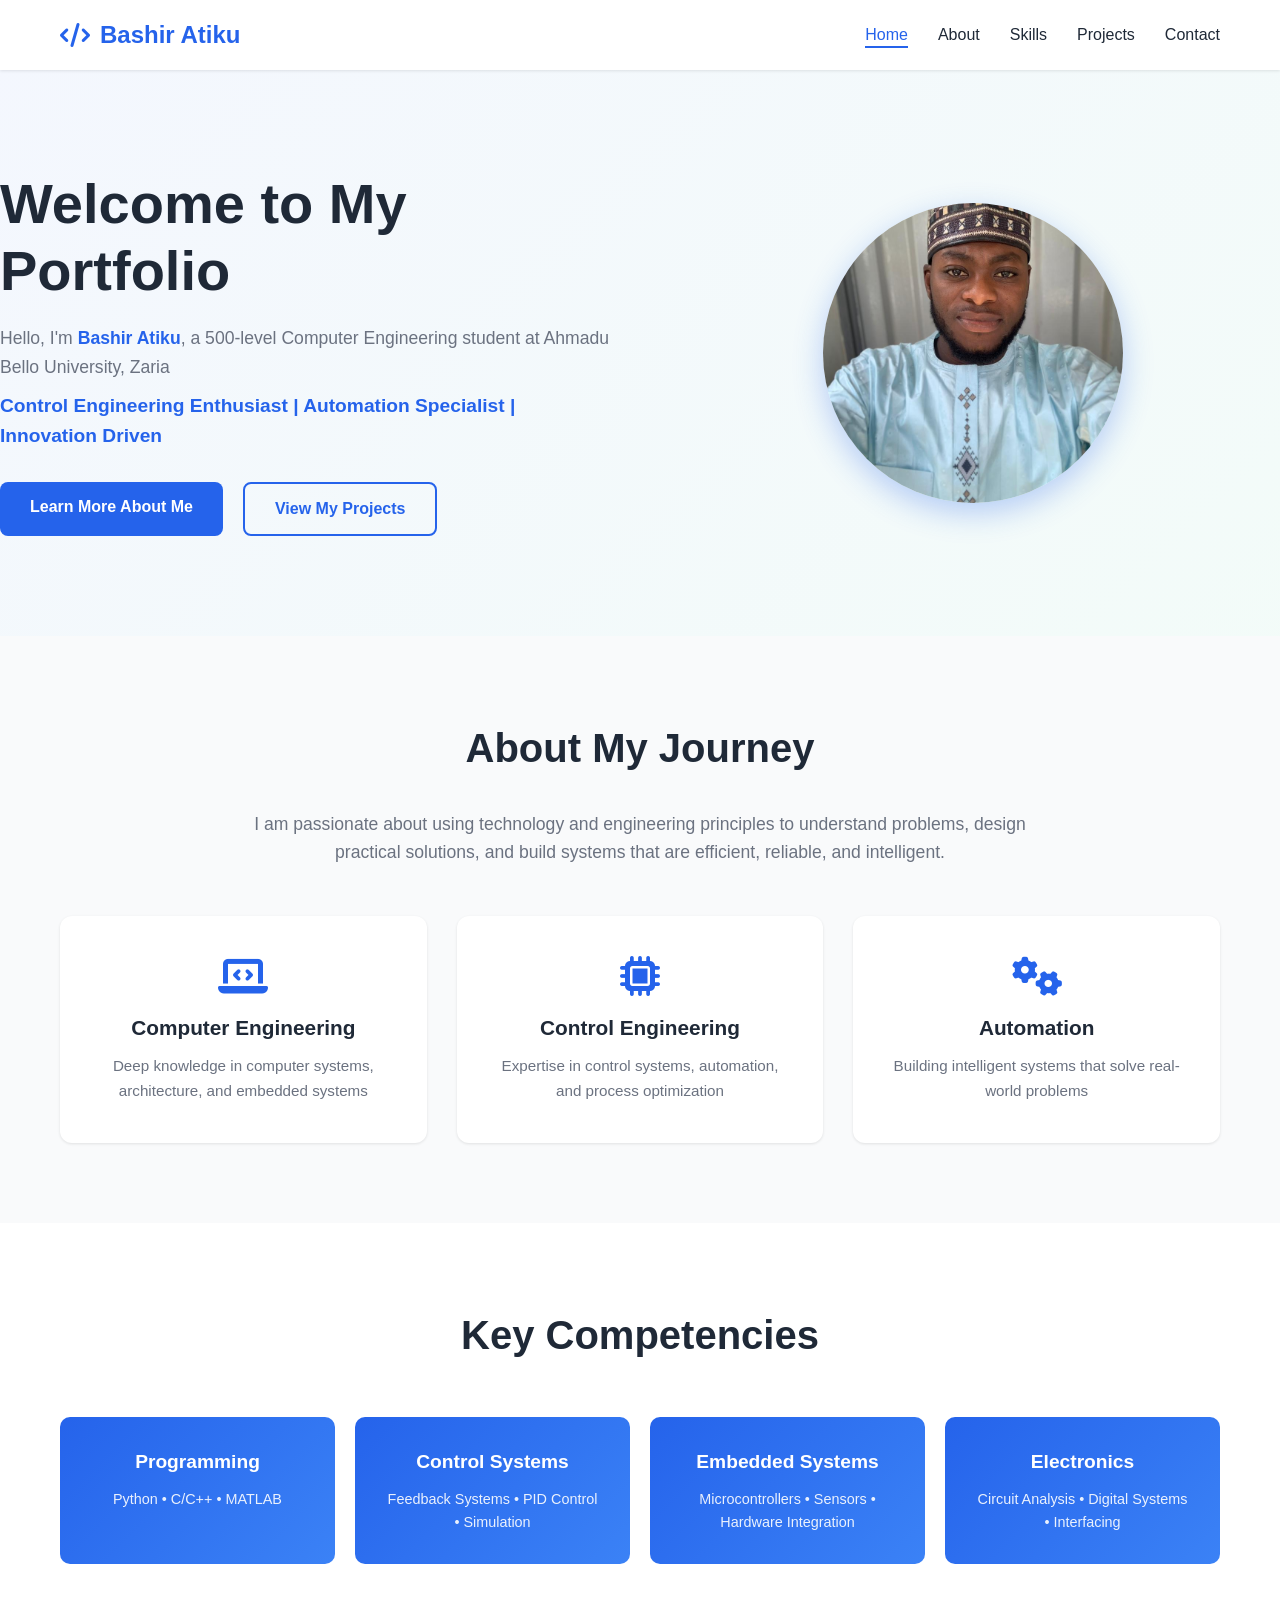
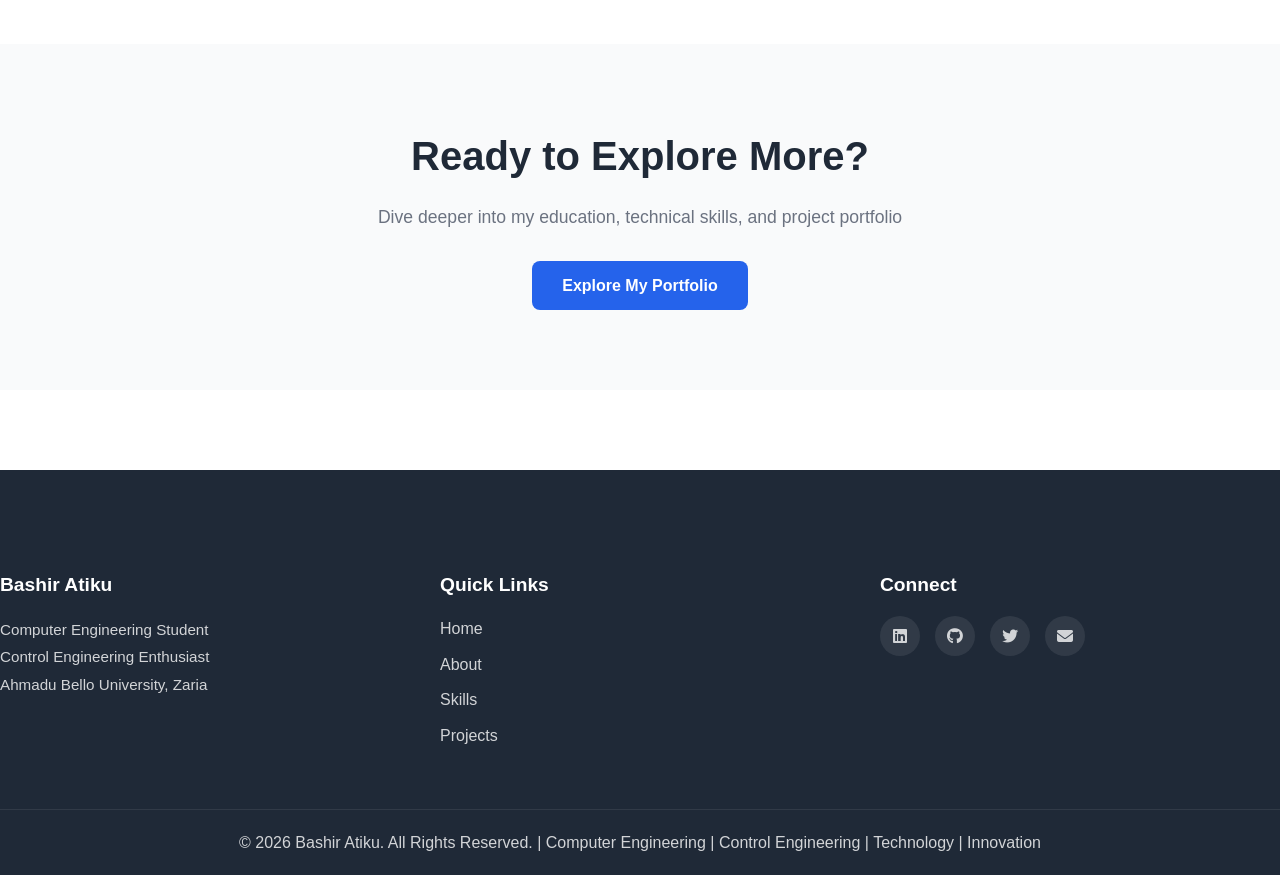
<file: index.html>
<!DOCTYPE html>
<html lang="en">
<head>
    <meta charset="UTF-8">
    <meta name="viewport" content="width=device-width, initial-scale=1.0">
    <title>Bashir Atiku - Computer Engineering Portfolio</title>
    <link rel="stylesheet" href="styles.css">
    <link rel="stylesheet" href="https://cdnjs.cloudflare.com/ajax/libs/font-awesome/6.4.0/css/all.min.css">
</head>
<body>
    <!-- Navigation -->
    <nav class="navbar">
        <div class="nav-container">
            <div class="logo">
                <a href="index.html"><i class="fas fa-code"></i> Bashir Atiku</a>
            </div>
            <ul class="nav-menu">
                <li><a href="index.html" class="nav-link active">Home</a></li>
                <li><a href="about.html" class="nav-link">About</a></li>
                <li><a href="skills.html" class="nav-link">Skills</a></li>
                <li><a href="projects.html" class="nav-link">Projects</a></li>
                <li><a href="contact.html" class="nav-link">Contact</a></li>
            </ul>
            <div class="hamburger">
                <span></span>
                <span></span>
                <span></span>
            </div>
        </div>
    </nav>

    <!-- Hero Section -->
    <section class="hero">
        <div class="hero-content">
            <h1>Welcome to My Portfolio</h1>
            <p>Hello, I'm <span class="highlight">Bashir Atiku</span>, a 500-level Computer Engineering student at Ahmadu Bello University, Zaria</p>
            <p class="subtitle">Control Engineering Enthusiast | Automation Specialist | Innovation Driven</p>
            <div class="hero-buttons">
                <a href="about.html" class="btn btn-primary">Learn More About Me</a>
                <a href="projects.html" class="btn btn-secondary">View My Projects</a>
            </div>
        </div>
        <div class="hero-image">
            <img src="1.jpeg" alt="Bashir Atiku" style="width: 300px; height: 300px; border-radius: 50%; object-fit: cover; box-shadow: 0 10px 30px rgba(37, 99, 235, 0.3);" />
        </div>
    </section>

    <!-- Quick Introduction -->
    <section class="intro-section">
        <div class="container">
            <h2>About My Journey</h2>
            <p>I am passionate about using technology and engineering principles to understand problems, design practical solutions, and build systems that are efficient, reliable, and intelligent.</p>
            
            <div class="intro-grid">
                <div class="intro-card">
                    <i class="fas fa-laptop-code"></i>
                    <h3>Computer Engineering</h3>
                    <p>Deep knowledge in computer systems, architecture, and embedded systems</p>
                </div>
                <div class="intro-card">
                    <i class="fas fa-microchip"></i>
                    <h3>Control Engineering</h3>
                    <p>Expertise in control systems, automation, and process optimization</p>
                </div>
                <div class="intro-card">
                    <i class="fas fa-cogs"></i>
                    <h3>Automation</h3>
                    <p>Building intelligent systems that solve real-world problems</p>
                </div>
            </div>
        </div>
    </section>

    <!-- Key Highlights -->
    <section class="highlights-section">
        <div class="container">
            <h2>Key Competencies</h2>
            <div class="highlights-grid">
                <div class="highlight-item">
                    <h4>Programming</h4>
                    <p>Python • C/C++ • MATLAB</p>
                </div>
                <div class="highlight-item">
                    <h4>Control Systems</h4>
                    <p>Feedback Systems • PID Control • Simulation</p>
                </div>
                <div class="highlight-item">
                    <h4>Embedded Systems</h4>
                    <p>Microcontrollers • Sensors • Hardware Integration</p>
                </div>
                <div class="highlight-item">
                    <h4>Electronics</h4>
                    <p>Circuit Analysis • Digital Systems • Interfacing</p>
                </div>
            </div>
        </div>
    </section>

    <!-- Call to Action -->
    <section class="cta-section">
        <div class="container">
            <h2>Ready to Explore More?</h2>
            <p>Dive deeper into my education, technical skills, and project portfolio</p>
            <a href="about.html" class="btn btn-primary">Explore My Portfolio</a>
        </div>
    </section>

    <!-- Footer -->
    <footer class="footer">
        <div class="footer-content">
            <div class="footer-section">
                <h4>Bashir Atiku</h4>
                <p>Computer Engineering Student<br>Control Engineering Enthusiast<br>Ahmadu Bello University, Zaria</p>
            </div>
            <div class="footer-section">
                <h4>Quick Links</h4>
                <ul>
                    <li><a href="index.html">Home</a></li>
                    <li><a href="about.html">About</a></li>
                    <li><a href="skills.html">Skills</a></li>
                    <li><a href="projects.html">Projects</a></li>
                </ul>
            </div>
            <div class="footer-section">
                <h4>Connect</h4>
                <div class="social-links">
                    <a href="#"><i class="fab fa-linkedin"></i></a>
                    <a href="#"><i class="fab fa-github"></i></a>
                    <a href="#"><i class="fab fa-twitter"></i></a>
                    <a href="contact.html"><i class="fas fa-envelope"></i></a>
                </div>
            </div>
        </div>
        <div class="footer-bottom">
            <p>&copy; 2026 Bashir Atiku. All Rights Reserved. | Computer Engineering | Control Engineering | Technology | Innovation</p>
        </div>
    </footer>
</body>
</html>
</file>
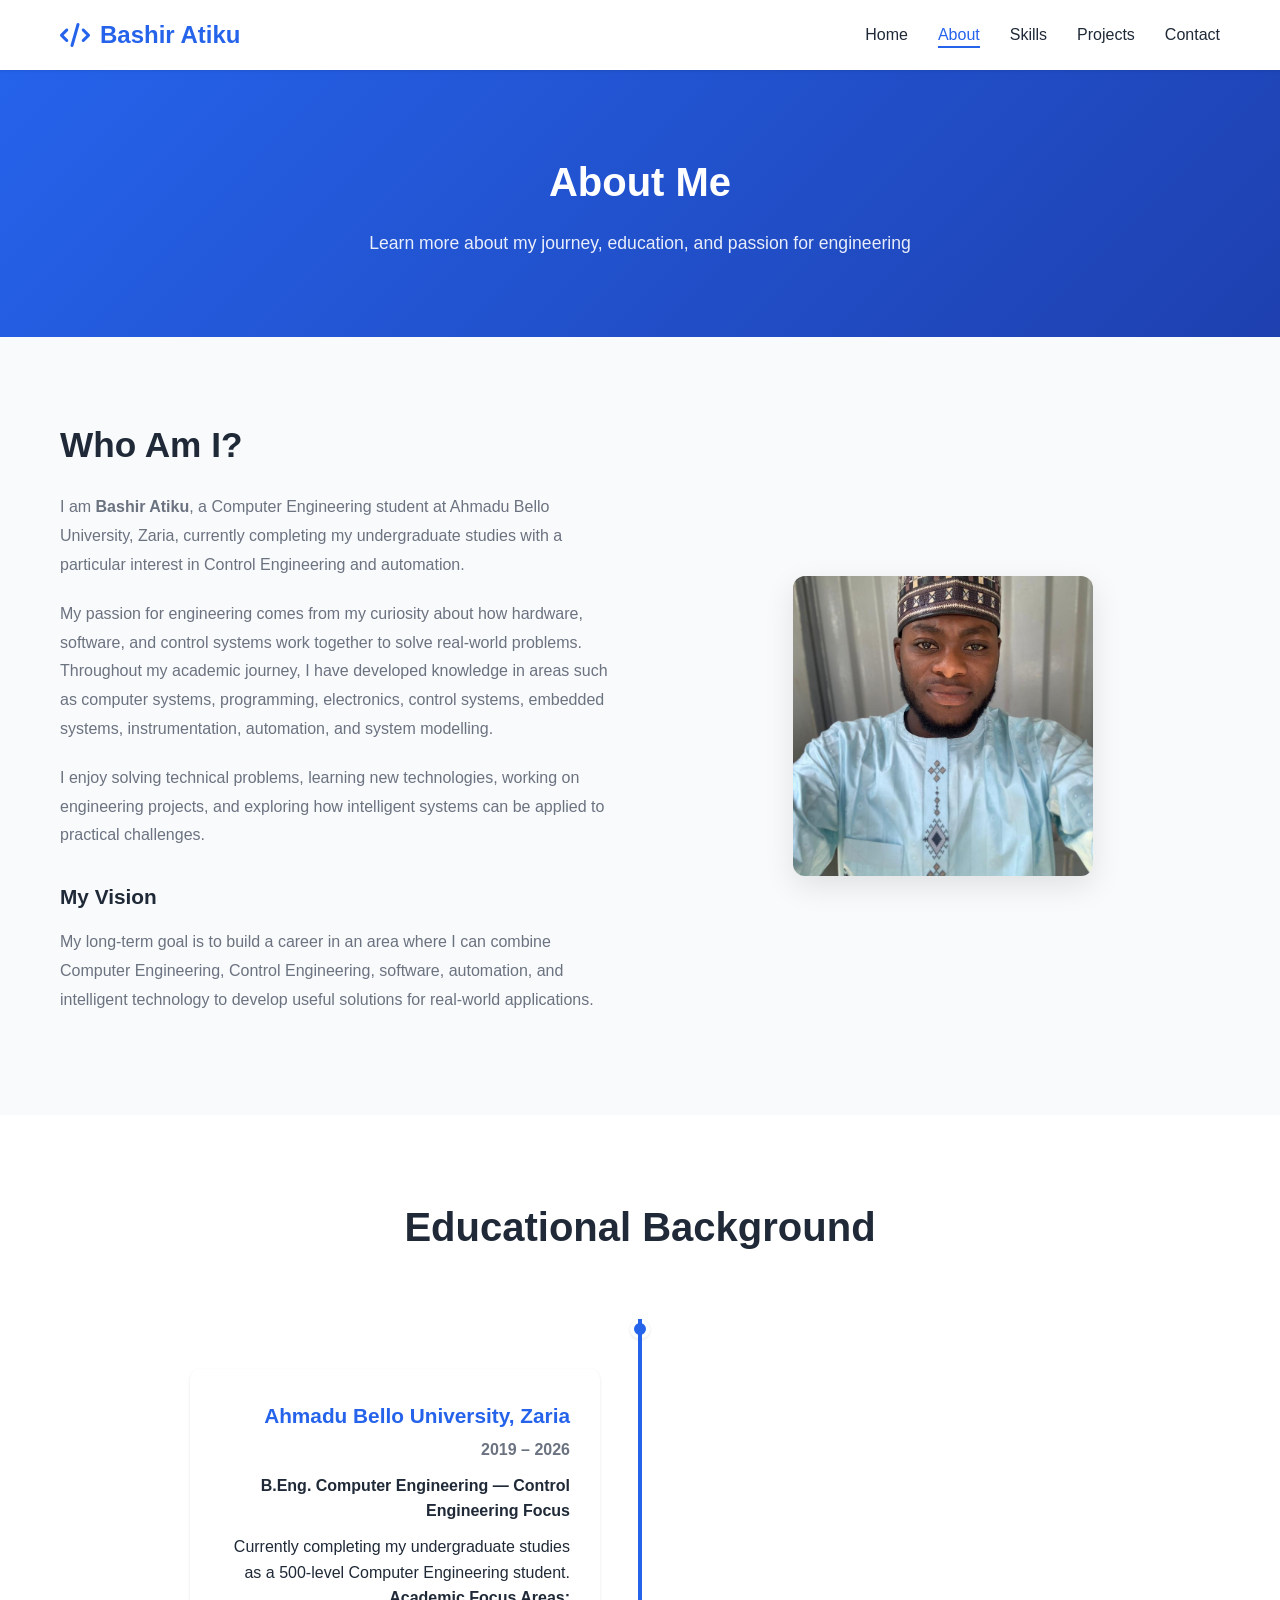
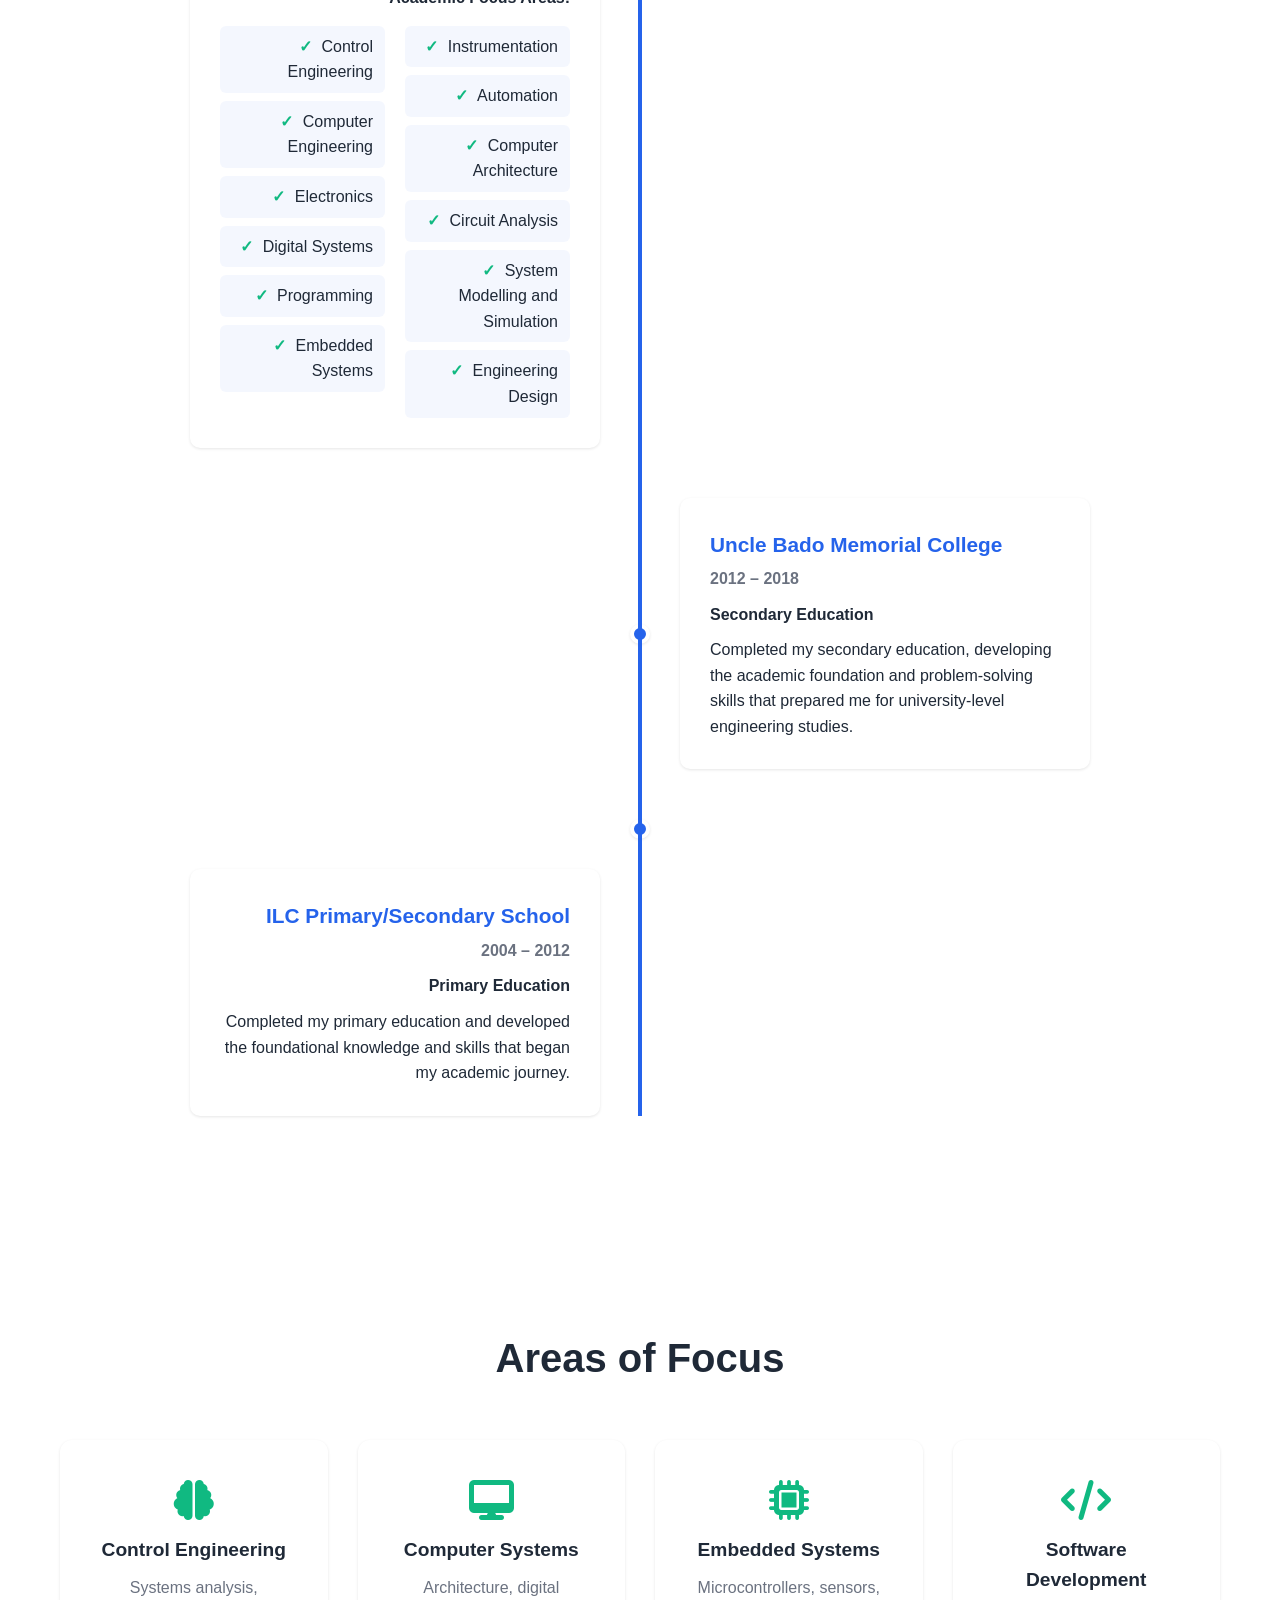
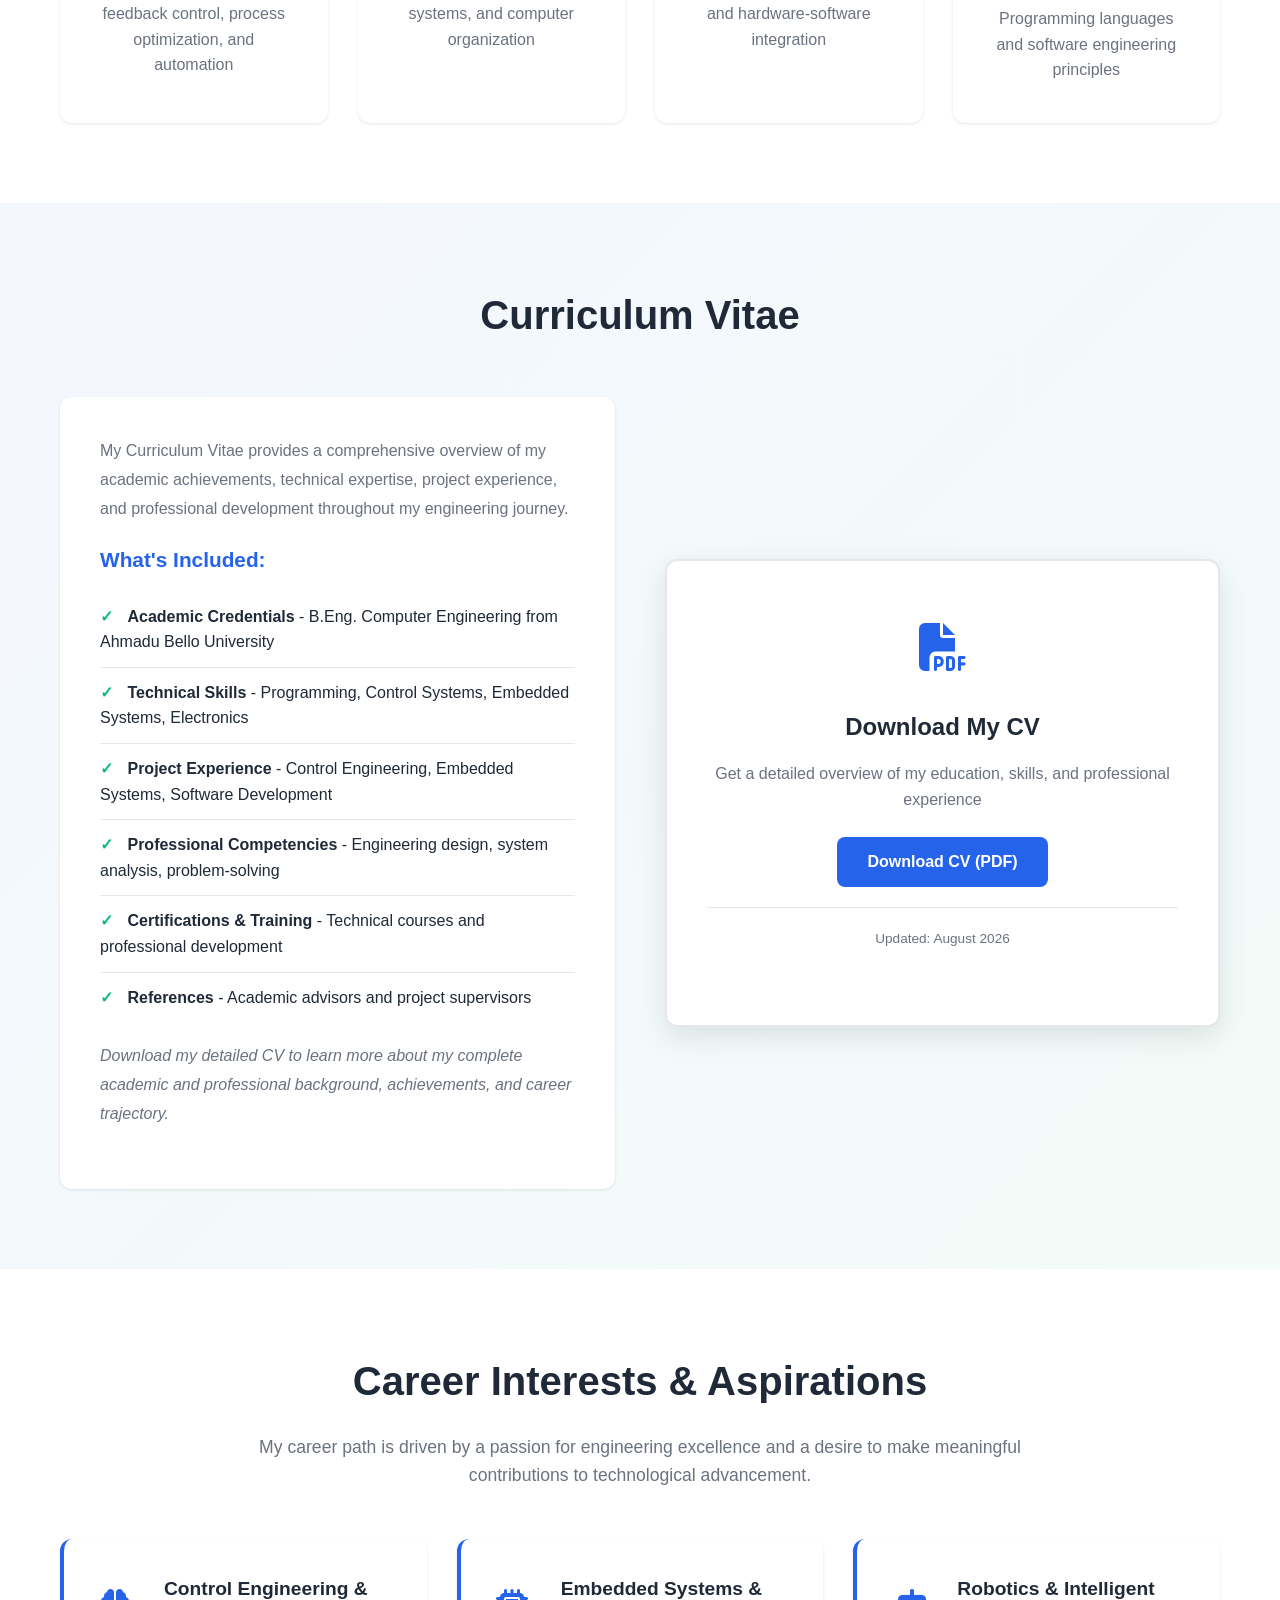
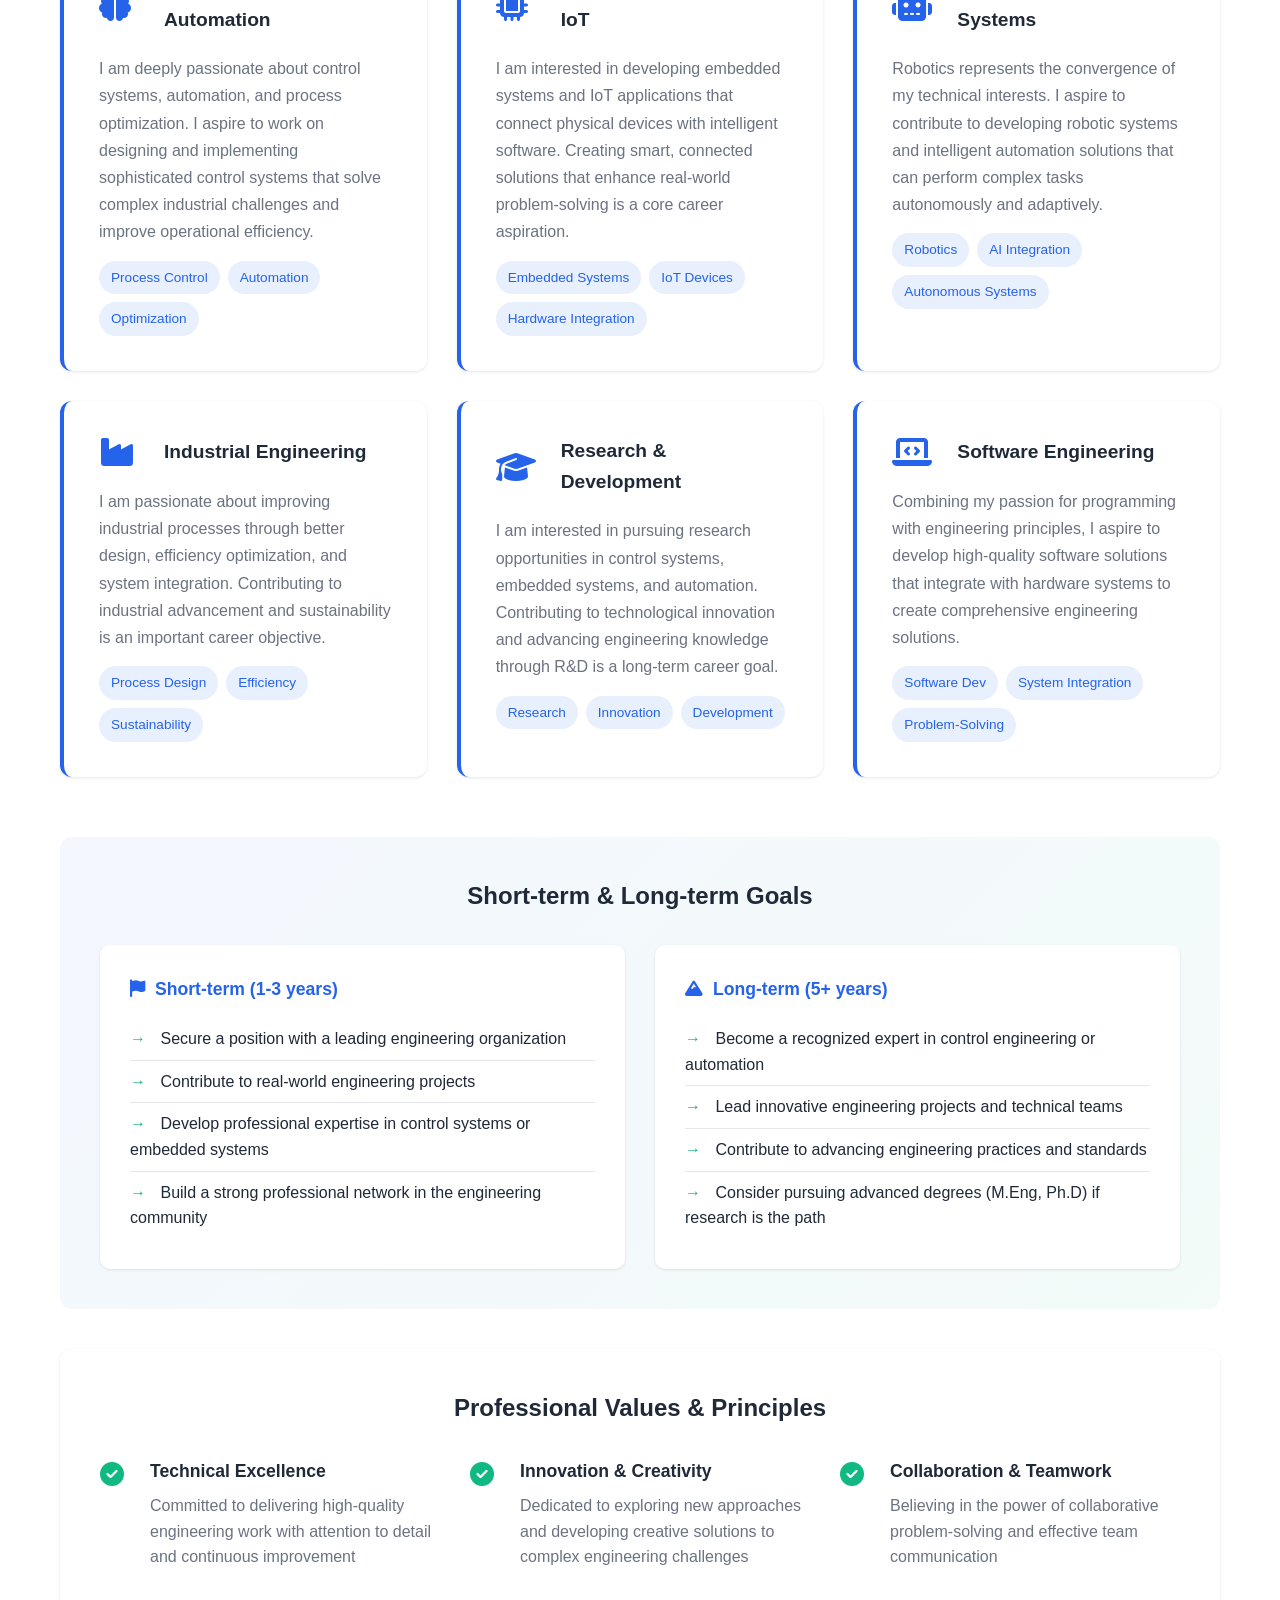
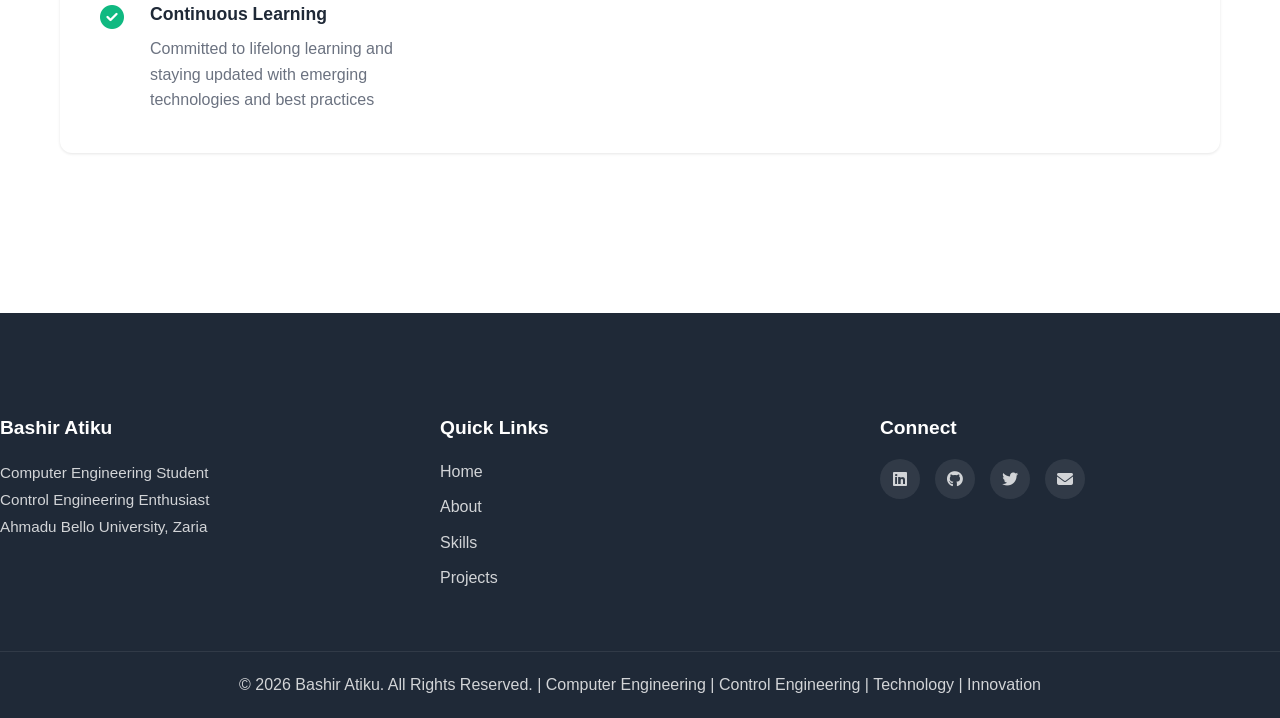
<file: about.html>
<!DOCTYPE html>
<html lang="en">
<head>
    <meta charset="UTF-8">
    <meta name="viewport" content="width=device-width, initial-scale=1.0">
    <title>About Me - Bashir Atiku Portfolio</title>
    <link rel="stylesheet" href="styles.css">
    <link rel="stylesheet" href="https://cdnjs.cloudflare.com/ajax/libs/font-awesome/6.4.0/css/all.min.css">
</head>
<body>
    <!-- Navigation -->
    <nav class="navbar">
        <div class="nav-container">
            <div class="logo">
                <a href="index.html"><i class="fas fa-code"></i> Bashir Atiku</a>
            </div>
            <ul class="nav-menu">
                <li><a href="index.html" class="nav-link">Home</a></li>
                <li><a href="about.html" class="nav-link active">About</a></li>
                <li><a href="skills.html" class="nav-link">Skills</a></li>
                <li><a href="projects.html" class="nav-link">Projects</a></li>
                <li><a href="contact.html" class="nav-link">Contact</a></li>
            </ul>
            <div class="hamburger">
                <span></span>
                <span></span>
                <span></span>
            </div>
        </div>
    </nav>

    <!-- Page Header -->
    <section class="page-header">
        <div class="container">
            <h1>About Me</h1>
            <p>Learn more about my journey, education, and passion for engineering</p>
        </div>
    </section>

    <!-- About Section -->
    <section class="about-section">
        <div class="container">
            <div class="about-grid">
                <div class="about-content">
                    <h2>Who Am I?</h2>
                    <p>I am <strong>Bashir Atiku</strong>, a Computer Engineering student at Ahmadu Bello University, Zaria, currently completing my undergraduate studies with a particular interest in Control Engineering and automation.</p>
                    
                    <p>My passion for engineering comes from my curiosity about how hardware, software, and control systems work together to solve real-world problems. Throughout my academic journey, I have developed knowledge in areas such as computer systems, programming, electronics, control systems, embedded systems, instrumentation, automation, and system modelling.</p>
                    
                    <p>I enjoy solving technical problems, learning new technologies, working on engineering projects, and exploring how intelligent systems can be applied to practical challenges.</p>
                    
                    <h3>My Vision</h3>
                    <p>My long-term goal is to build a career in an area where I can combine Computer Engineering, Control Engineering, software, automation, and intelligent technology to develop useful solutions for real-world applications.</p>
                </div>
                <div class="about-image">
                    <img src="1.jpeg" alt="Bashir Atiku" style="width: 300px; height: 300px; border-radius: 12px; object-fit: cover; box-shadow: 0 10px 30px rgba(0, 0, 0, 0.1);" />
                </div>
            </div>
        </div>
    </section>

    <!-- Education Timeline -->
    <section class="education-section">
        <div class="container">
            <h2>Educational Background</h2>
            
            <div class="timeline">
                <div class="timeline-item">
                    <div class="timeline-marker"></div>
                    <div class="timeline-content">
                        <h3>Ahmadu Bello University, Zaria</h3>
                        <p class="period">2019 – 2026</p>
                        <p class="degree"><strong>B.Eng. Computer Engineering — Control Engineering Focus</strong></p>
                        <p>Currently completing my undergraduate studies as a 500-level Computer Engineering student.</p>
                        <p><strong>Academic Focus Areas:</strong></p>
                        <ul class="skills-list">
                            <li>Control Engineering</li>
                            <li>Computer Engineering</li>
                            <li>Electronics</li>
                            <li>Digital Systems</li>
                            <li>Programming</li>
                            <li>Embedded Systems</li>
                            <li>Instrumentation</li>
                            <li>Automation</li>
                            <li>Computer Architecture</li>
                            <li>Circuit Analysis</li>
                            <li>System Modelling and Simulation</li>
                            <li>Engineering Design</li>
                        </ul>
                    </div>
                </div>

                <div class="timeline-item">
                    <div class="timeline-marker"></div>
                    <div class="timeline-content">
                        <h3>Uncle Bado Memorial College</h3>
                        <p class="period">2012 – 2018</p>
                        <p class="degree"><strong>Secondary Education</strong></p>
                        <p>Completed my secondary education, developing the academic foundation and problem-solving skills that prepared me for university-level engineering studies.</p>
                    </div>
                </div>

                <div class="timeline-item">
                    <div class="timeline-marker"></div>
                    <div class="timeline-content">
                        <h3>ILC Primary/Secondary School</h3>
                        <p class="period">2004 – 2012</p>
                        <p class="degree"><strong>Primary Education</strong></p>
                        <p>Completed my primary education and developed the foundational knowledge and skills that began my academic journey.</p>
                    </div>
                </div>
            </div>
        </div>
    </section>

    <!-- Areas of Focus -->
    <section class="focus-section">
        <div class="container">
            <h2>Areas of Focus</h2>
            <div class="focus-grid">
                <div class="focus-card">
                    <i class="fas fa-brain"></i>
                    <h3>Control Engineering</h3>
                    <p>Systems analysis, feedback control, process optimization, and automation</p>
                </div>
                <div class="focus-card">
                    <i class="fas fa-desktop"></i>
                    <h3>Computer Systems</h3>
                    <p>Architecture, digital systems, and computer organization</p>
                </div>
                <div class="focus-card">
                    <i class="fas fa-microchip"></i>
                    <h3>Embedded Systems</h3>
                    <p>Microcontrollers, sensors, and hardware-software integration</p>
                </div>
                <div class="focus-card">
                    <i class="fas fa-code"></i>
                    <h3>Software Development</h3>
                    <p>Programming languages and software engineering principles</p>
                </div>
            </div>
        </div>
    </section>

    <!-- CV Section -->
    <section class="cv-section">
        <div class="container">
            <h2>Curriculum Vitae</h2>
            <div class="cv-grid">
                <div class="cv-content">
                    <p>My Curriculum Vitae provides a comprehensive overview of my academic achievements, technical expertise, project experience, and professional development throughout my engineering journey.</p>
                    
                    <h3>What's Included:</h3>
                    <ul class="cv-highlights">
                        <li><strong>Academic Credentials</strong> - B.Eng. Computer Engineering from Ahmadu Bello University</li>
                        <li><strong>Technical Skills</strong> - Programming, Control Systems, Embedded Systems, Electronics</li>
                        <li><strong>Project Experience</strong> - Control Engineering, Embedded Systems, Software Development</li>
                        <li><strong>Professional Competencies</strong> - Engineering design, system analysis, problem-solving</li>
                        <li><strong>Certifications & Training</strong> - Technical courses and professional development</li>
                        <li><strong>References</strong> - Academic advisors and project supervisors</li>
                    </ul>

                    <p style="margin-top: 20px; font-style: italic; color: #6b7280;">Download my detailed CV to learn more about my complete academic and professional background, achievements, and career trajectory.</p>
                </div>
                <div class="cv-download">
                    <div class="cv-card">
                        <div class="cv-icon">
                            <i class="fas fa-file-pdf"></i>
                        </div>
                        <h3>Download My CV</h3>
                        <p>Get a detailed overview of my education, skills, and professional experience</p>
                        <a href="Bashir_Atiku_CV.pdf" class="btn btn-primary" download>Download CV (PDF)</a>
                        <p class="cv-note">Updated: August 2026</p>
                    </div>
                </div>
            </div>
        </div>
    </section>

    <!-- Career Interests Section -->
    <section class="career-section">
        <div class="container">
            <h2>Career Interests & Aspirations</h2>
            <p class="section-intro">My career path is driven by a passion for engineering excellence and a desire to make meaningful contributions to technological advancement.</p>
            
            <div class="career-grid">
                <div class="career-card">
                    <div class="career-header">
                        <i class="fas fa-brain"></i>
                        <h3>Control Engineering & Automation</h3>
                    </div>
                    <p>I am deeply passionate about control systems, automation, and process optimization. I aspire to work on designing and implementing sophisticated control systems that solve complex industrial challenges and improve operational efficiency.</p>
                    <div class="interest-tags">
                        <span>Process Control</span>
                        <span>Automation</span>
                        <span>Optimization</span>
                    </div>
                </div>

                <div class="career-card">
                    <div class="career-header">
                        <i class="fas fa-microchip"></i>
                        <h3>Embedded Systems & IoT</h3>
                    </div>
                    <p>I am interested in developing embedded systems and IoT applications that connect physical devices with intelligent software. Creating smart, connected solutions that enhance real-world problem-solving is a core career aspiration.</p>
                    <div class="interest-tags">
                        <span>Embedded Systems</span>
                        <span>IoT Devices</span>
                        <span>Hardware Integration</span>
                    </div>
                </div>

                <div class="career-card">
                    <div class="career-header">
                        <i class="fas fa-robot"></i>
                        <h3>Robotics & Intelligent Systems</h3>
                    </div>
                    <p>Robotics represents the convergence of my technical interests. I aspire to contribute to developing robotic systems and intelligent automation solutions that can perform complex tasks autonomously and adaptively.</p>
                    <div class="interest-tags">
                        <span>Robotics</span>
                        <span>AI Integration</span>
                        <span>Autonomous Systems</span>
                    </div>
                </div>

                <div class="career-card">
                    <div class="career-header">
                        <i class="fas fa-industry"></i>
                        <h3>Industrial Engineering</h3>
                    </div>
                    <p>I am passionate about improving industrial processes through better design, efficiency optimization, and system integration. Contributing to industrial advancement and sustainability is an important career objective.</p>
                    <div class="interest-tags">
                        <span>Process Design</span>
                        <span>Efficiency</span>
                        <span>Sustainability</span>
                    </div>
                </div>

                <div class="career-card">
                    <div class="career-header">
                        <i class="fas fa-graduation-cap"></i>
                        <h3>Research & Development</h3>
                    </div>
                    <p>I am interested in pursuing research opportunities in control systems, embedded systems, and automation. Contributing to technological innovation and advancing engineering knowledge through R&D is a long-term career goal.</p>
                    <div class="interest-tags">
                        <span>Research</span>
                        <span>Innovation</span>
                        <span>Development</span>
                    </div>
                </div>

                <div class="career-card">
                    <div class="career-header">
                        <i class="fas fa-laptop-code"></i>
                        <h3>Software Engineering</h3>
                    </div>
                    <p>Combining my passion for programming with engineering principles, I aspire to develop high-quality software solutions that integrate with hardware systems to create comprehensive engineering solutions.</p>
                    <div class="interest-tags">
                        <span>Software Dev</span>
                        <span>System Integration</span>
                        <span>Problem-Solving</span>
                    </div>
                </div>
            </div>

            <!-- Career Goals -->
            <div class="career-goals">
                <h3>Short-term & Long-term Goals</h3>
                <div class="goals-grid">
                    <div class="goal-item">
                        <h4><i class="fas fa-flag"></i> Short-term (1-3 years)</h4>
                        <ul>
                            <li>Secure a position with a leading engineering organization</li>
                            <li>Contribute to real-world engineering projects</li>
                            <li>Develop professional expertise in control systems or embedded systems</li>
                            <li>Build a strong professional network in the engineering community</li>
                        </ul>
                    </div>
                    <div class="goal-item">
                        <h4><i class="fas fa-mountain"></i> Long-term (5+ years)</h4>
                        <ul>
                            <li>Become a recognized expert in control engineering or automation</li>
                            <li>Lead innovative engineering projects and technical teams</li>
                            <li>Contribute to advancing engineering practices and standards</li>
                            <li>Consider pursuing advanced degrees (M.Eng, Ph.D) if research is the path</li>
                        </ul>
                    </div>
                </div>
            </div>

            <!-- Professional Values -->
            <div class="professional-values">
                <h3>Professional Values & Principles</h3>
                <div class="values-list">
                    <div class="value-item">
                        <i class="fas fa-check-circle"></i>
                        <div>
                            <h4>Technical Excellence</h4>
                            <p>Committed to delivering high-quality engineering work with attention to detail and continuous improvement</p>
                        </div>
                    </div>
                    <div class="value-item">
                        <i class="fas fa-check-circle"></i>
                        <div>
                            <h4>Innovation & Creativity</h4>
                            <p>Dedicated to exploring new approaches and developing creative solutions to complex engineering challenges</p>
                        </div>
                    </div>
                    <div class="value-item">
                        <i class="fas fa-check-circle"></i>
                        <div>
                            <h4>Collaboration & Teamwork</h4>
                            <p>Believing in the power of collaborative problem-solving and effective team communication</p>
                        </div>
                    </div>
                    <div class="value-item">
                        <i class="fas fa-check-circle"></i>
                        <div>
                            <h4>Continuous Learning</h4>
                            <p>Committed to lifelong learning and staying updated with emerging technologies and best practices</p>
                        </div>
                    </div>
                </div>
            </div>
        </div>
    </section>

    <!-- Footer -->
    <footer class="footer">
        <div class="footer-content">
            <div class="footer-section">
                <h4>Bashir Atiku</h4>
                <p>Computer Engineering Student<br>Control Engineering Enthusiast<br>Ahmadu Bello University, Zaria</p>
            </div>
            <div class="footer-section">
                <h4>Quick Links</h4>
                <ul>
                    <li><a href="index.html">Home</a></li>
                    <li><a href="about.html">About</a></li>
                    <li><a href="skills.html">Skills</a></li>
                    <li><a href="projects.html">Projects</a></li>
                </ul>
            </div>
            <div class="footer-section">
                <h4>Connect</h4>
                <div class="social-links">
                    <a href="#"><i class="fab fa-linkedin"></i></a>
                    <a href="#"><i class="fab fa-github"></i></a>
                    <a href="#"><i class="fab fa-twitter"></i></a>
                    <a href="contact.html"><i class="fas fa-envelope"></i></a>
                </div>
            </div>
        </div>
        <div class="footer-bottom">
            <p>&copy; 2026 Bashir Atiku. All Rights Reserved. | Computer Engineering | Control Engineering | Technology | Innovation</p>
        </div>
    </footer>
</body>
</html>
</file>
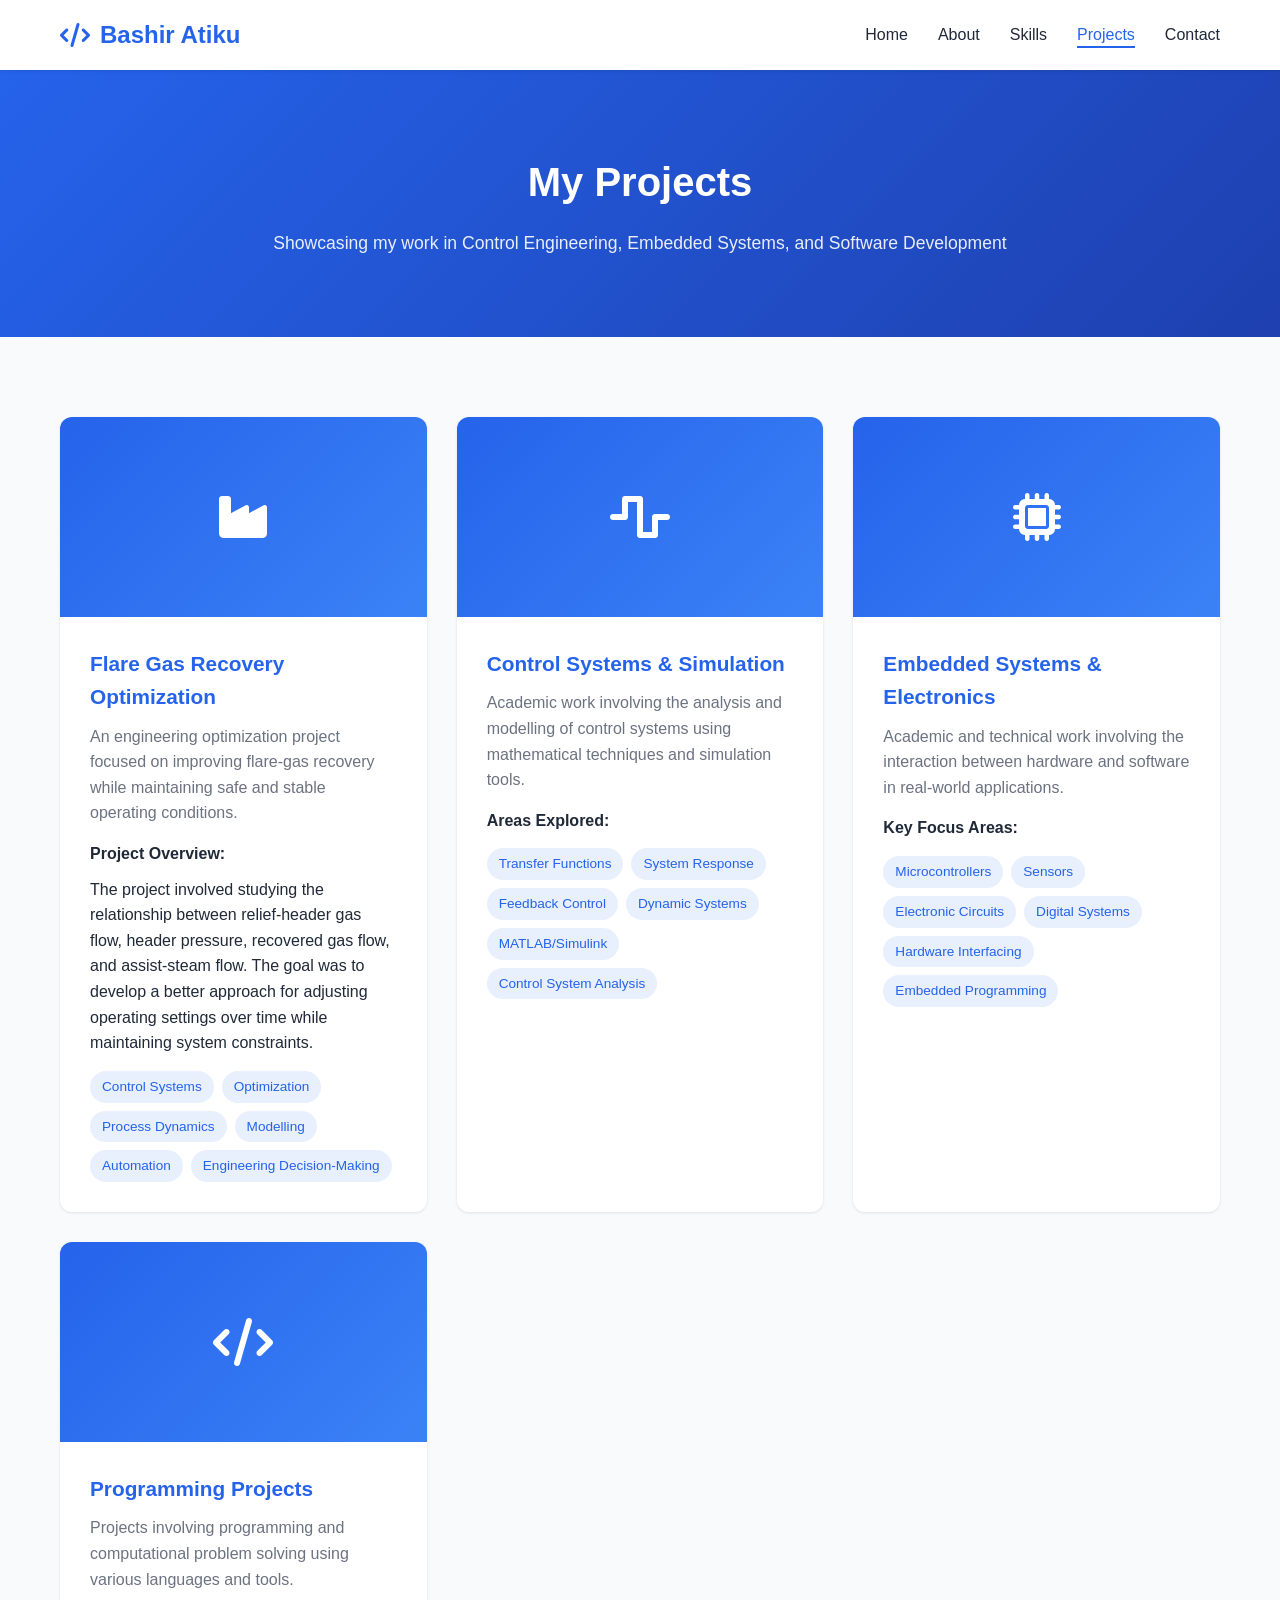
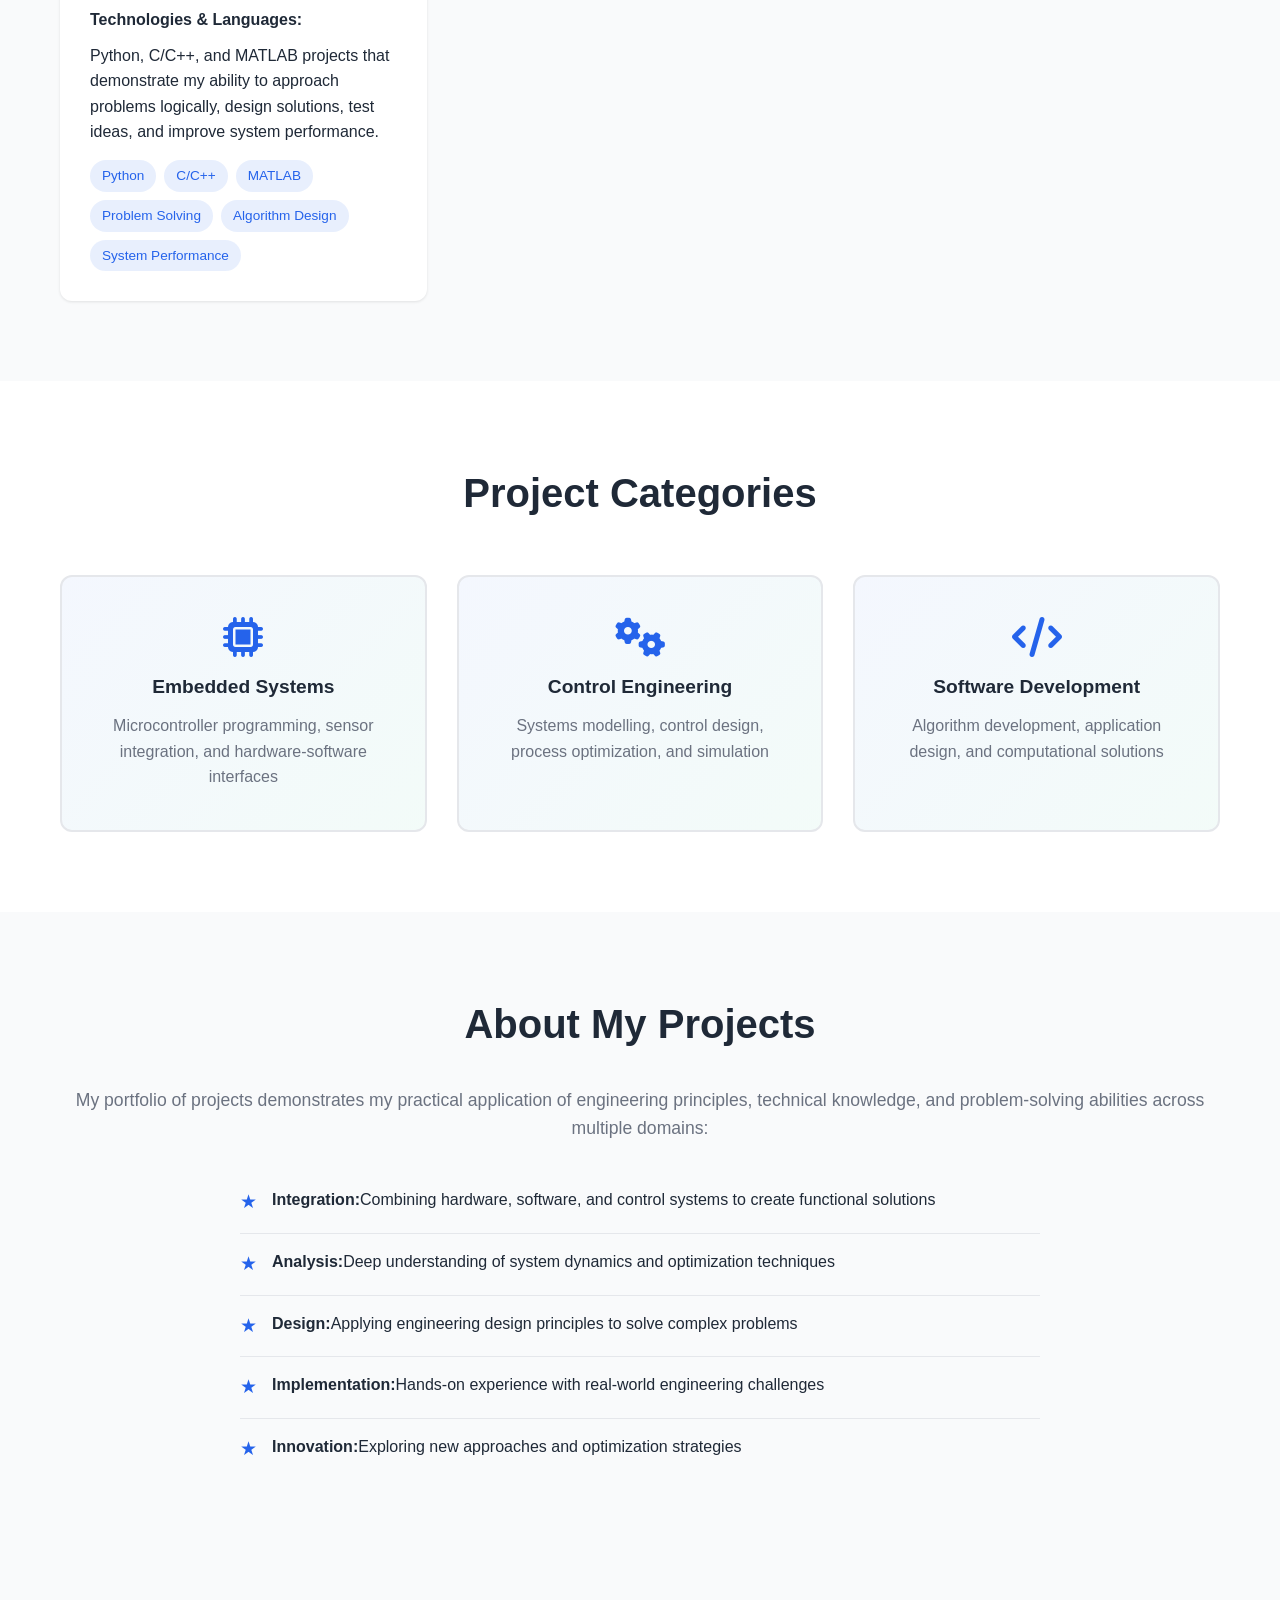
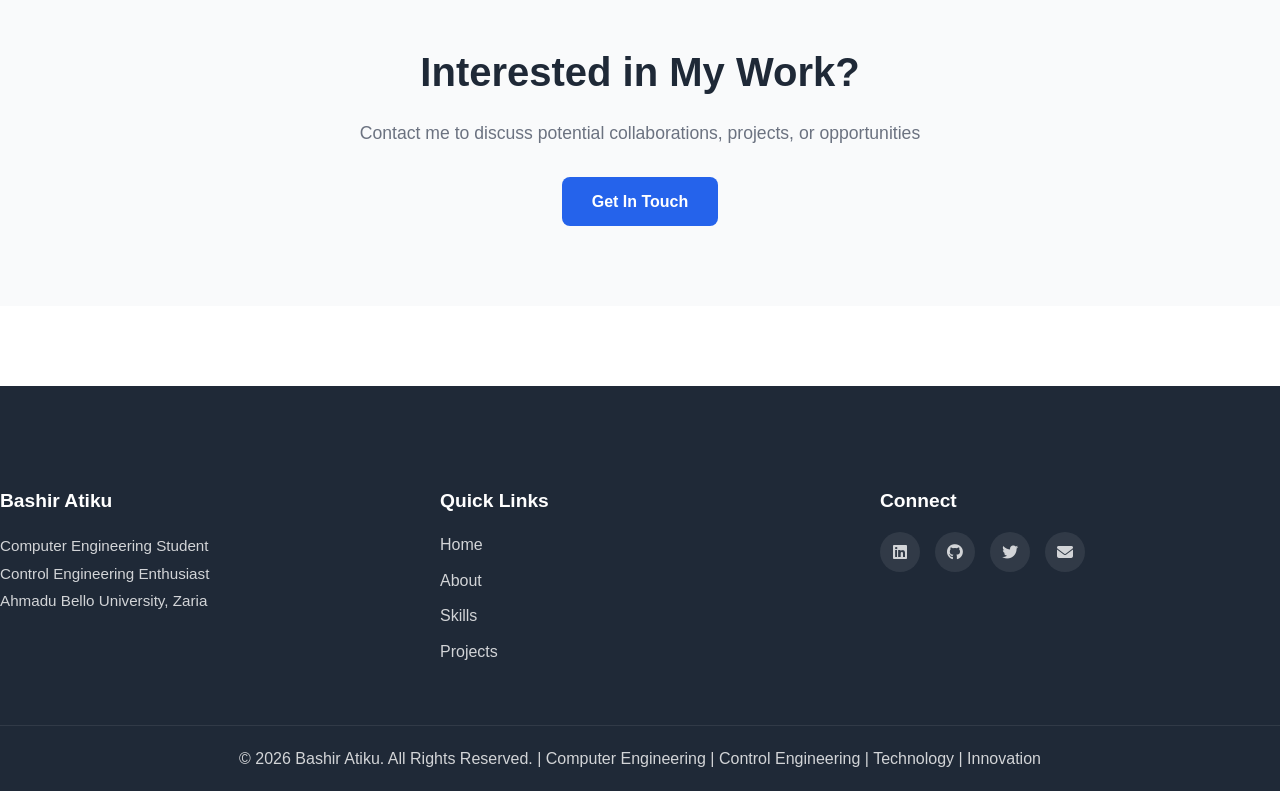
<file: projects.html>
<!DOCTYPE html>
<html lang="en">
<head>
    <meta charset="UTF-8">
    <meta name="viewport" content="width=device-width, initial-scale=1.0">
    <title>Projects - Bashir Atiku Portfolio</title>
    <link rel="stylesheet" href="styles.css">
    <link rel="stylesheet" href="https://cdnjs.cloudflare.com/ajax/libs/font-awesome/6.4.0/css/all.min.css">
</head>
<body>
    <!-- Navigation -->
    <nav class="navbar">
        <div class="nav-container">
            <div class="logo">
                <a href="index.html"><i class="fas fa-code"></i> Bashir Atiku</a>
            </div>
            <ul class="nav-menu">
                <li><a href="index.html" class="nav-link">Home</a></li>
                <li><a href="about.html" class="nav-link">About</a></li>
                <li><a href="skills.html" class="nav-link">Skills</a></li>
                <li><a href="projects.html" class="nav-link active">Projects</a></li>
                <li><a href="contact.html" class="nav-link">Contact</a></li>
            </ul>
            <div class="hamburger">
                <span></span>
                <span></span>
                <span></span>
            </div>
        </div>
    </nav>

    <!-- Page Header -->
    <section class="page-header">
        <div class="container">
            <h1>My Projects</h1>
            <p>Showcasing my work in Control Engineering, Embedded Systems, and Software Development</p>
        </div>
    </section>

    <!-- Projects Section -->
    <section class="projects-section">
        <div class="container">
            <div class="projects-grid">
                <!-- Project 1 -->
                <div class="project-card">
                    <div class="project-image">
                        <i class="fas fa-industry"></i>
                    </div>
                    <div class="project-content">
                        <h3>Flare Gas Recovery Optimization</h3>
                        <p>An engineering optimization project focused on improving flare-gas recovery while maintaining safe and stable operating conditions.</p>
                        
                        <div class="project-description">
                            <p><strong>Project Overview:</strong></p>
                            <p>The project involved studying the relationship between relief-header gas flow, header pressure, recovered gas flow, and assist-steam flow. The goal was to develop a better approach for adjusting operating settings over time while maintaining system constraints.</p>
                        </div>

                        <div class="project-tags">
                            <span class="tag">Control Systems</span>
                            <span class="tag">Optimization</span>
                            <span class="tag">Process Dynamics</span>
                            <span class="tag">Modelling</span>
                            <span class="tag">Automation</span>
                            <span class="tag">Engineering Decision-Making</span>
                        </div>
                    </div>
                </div>

                <!-- Project 2 -->
                <div class="project-card">
                    <div class="project-image">
                        <i class="fas fa-wave-square"></i>
                    </div>
                    <div class="project-content">
                        <h3>Control Systems & Simulation</h3>
                        <p>Academic work involving the analysis and modelling of control systems using mathematical techniques and simulation tools.</p>
                        
                        <div class="project-description">
                            <p><strong>Areas Explored:</strong></p>
                        </div>

                        <div class="project-tags">
                            <span class="tag">Transfer Functions</span>
                            <span class="tag">System Response</span>
                            <span class="tag">Feedback Control</span>
                            <span class="tag">Dynamic Systems</span>
                            <span class="tag">MATLAB/Simulink</span>
                            <span class="tag">Control System Analysis</span>
                        </div>
                    </div>
                </div>

                <!-- Project 3 -->
                <div class="project-card">
                    <div class="project-image">
                        <i class="fas fa-microchip"></i>
                    </div>
                    <div class="project-content">
                        <h3>Embedded Systems & Electronics</h3>
                        <p>Academic and technical work involving the interaction between hardware and software in real-world applications.</p>
                        
                        <div class="project-description">
                            <p><strong>Key Focus Areas:</strong></p>
                        </div>

                        <div class="project-tags">
                            <span class="tag">Microcontrollers</span>
                            <span class="tag">Sensors</span>
                            <span class="tag">Electronic Circuits</span>
                            <span class="tag">Digital Systems</span>
                            <span class="tag">Hardware Interfacing</span>
                            <span class="tag">Embedded Programming</span>
                        </div>
                    </div>
                </div>

                <!-- Project 4 -->
                <div class="project-card">
                    <div class="project-image">
                        <i class="fas fa-code"></i>
                    </div>
                    <div class="project-content">
                        <h3>Programming Projects</h3>
                        <p>Projects involving programming and computational problem solving using various languages and tools.</p>
                        
                        <div class="project-description">
                            <p><strong>Technologies & Languages:</strong></p>
                            <p>Python, C/C++, and MATLAB projects that demonstrate my ability to approach problems logically, design solutions, test ideas, and improve system performance.</p>
                        </div>

                        <div class="project-tags">
                            <span class="tag">Python</span>
                            <span class="tag">C/C++</span>
                            <span class="tag">MATLAB</span>
                            <span class="tag">Problem Solving</span>
                            <span class="tag">Algorithm Design</span>
                            <span class="tag">System Performance</span>
                        </div>
                    </div>
                </div>
            </div>
        </div>
    </section>

    <!-- Project Categories -->
    <section class="project-categories-section">
        <div class="container">
            <h2>Project Categories</h2>
            <div class="categories-grid">
                <div class="category-card">
                    <i class="fas fa-microchip"></i>
                    <h3>Embedded Systems</h3>
                    <p>Microcontroller programming, sensor integration, and hardware-software interfaces</p>
                </div>
                <div class="category-card">
                    <i class="fas fa-gears"></i>
                    <h3>Control Engineering</h3>
                    <p>Systems modelling, control design, process optimization, and simulation</p>
                </div>
                <div class="category-card">
                    <i class="fas fa-code"></i>
                    <h3>Software Development</h3>
                    <p>Algorithm development, application design, and computational solutions</p>
                </div>
            </div>
        </div>
    </section>

    <!-- Additional Information -->
    <section class="projects-info-section">
        <div class="container">
            <h2>About My Projects</h2>
            <p>My portfolio of projects demonstrates my practical application of engineering principles, technical knowledge, and problem-solving abilities across multiple domains:</p>
            
            <ul class="info-list">
                <li><strong>Integration:</strong> Combining hardware, software, and control systems to create functional solutions</li>
                <li><strong>Analysis:</strong> Deep understanding of system dynamics and optimization techniques</li>
                <li><strong>Design:</strong> Applying engineering design principles to solve complex problems</li>
                <li><strong>Implementation:</strong> Hands-on experience with real-world engineering challenges</li>
                <li><strong>Innovation:</strong> Exploring new approaches and optimization strategies</li>
            </ul>
        </div>
    </section>

    <!-- CTA Section -->
    <section class="cta-section">
        <div class="container">
            <h2>Interested in My Work?</h2>
            <p>Contact me to discuss potential collaborations, projects, or opportunities</p>
            <a href="contact.html" class="btn btn-primary">Get In Touch</a>
        </div>
    </section>

    <!-- Footer -->
    <footer class="footer">
        <div class="footer-content">
            <div class="footer-section">
                <h4>Bashir Atiku</h4>
                <p>Computer Engineering Student<br>Control Engineering Enthusiast<br>Ahmadu Bello University, Zaria</p>
            </div>
            <div class="footer-section">
                <h4>Quick Links</h4>
                <ul>
                    <li><a href="index.html">Home</a></li>
                    <li><a href="about.html">About</a></li>
                    <li><a href="skills.html">Skills</a></li>
                    <li><a href="projects.html">Projects</a></li>
                </ul>
            </div>
            <div class="footer-section">
                <h4>Connect</h4>
                <div class="social-links">
                    <a href="#"><i class="fab fa-linkedin"></i></a>
                    <a href="#"><i class="fab fa-github"></i></a>
                    <a href="#"><i class="fab fa-twitter"></i></a>
                    <a href="contact.html"><i class="fas fa-envelope"></i></a>
                </div>
            </div>
        </div>
        <div class="footer-bottom">
            <p>&copy; 2026 Bashir Atiku. All Rights Reserved. | Computer Engineering | Control Engineering | Technology | Innovation</p>
        </div>
    </footer>
</body>
</html>
</file>
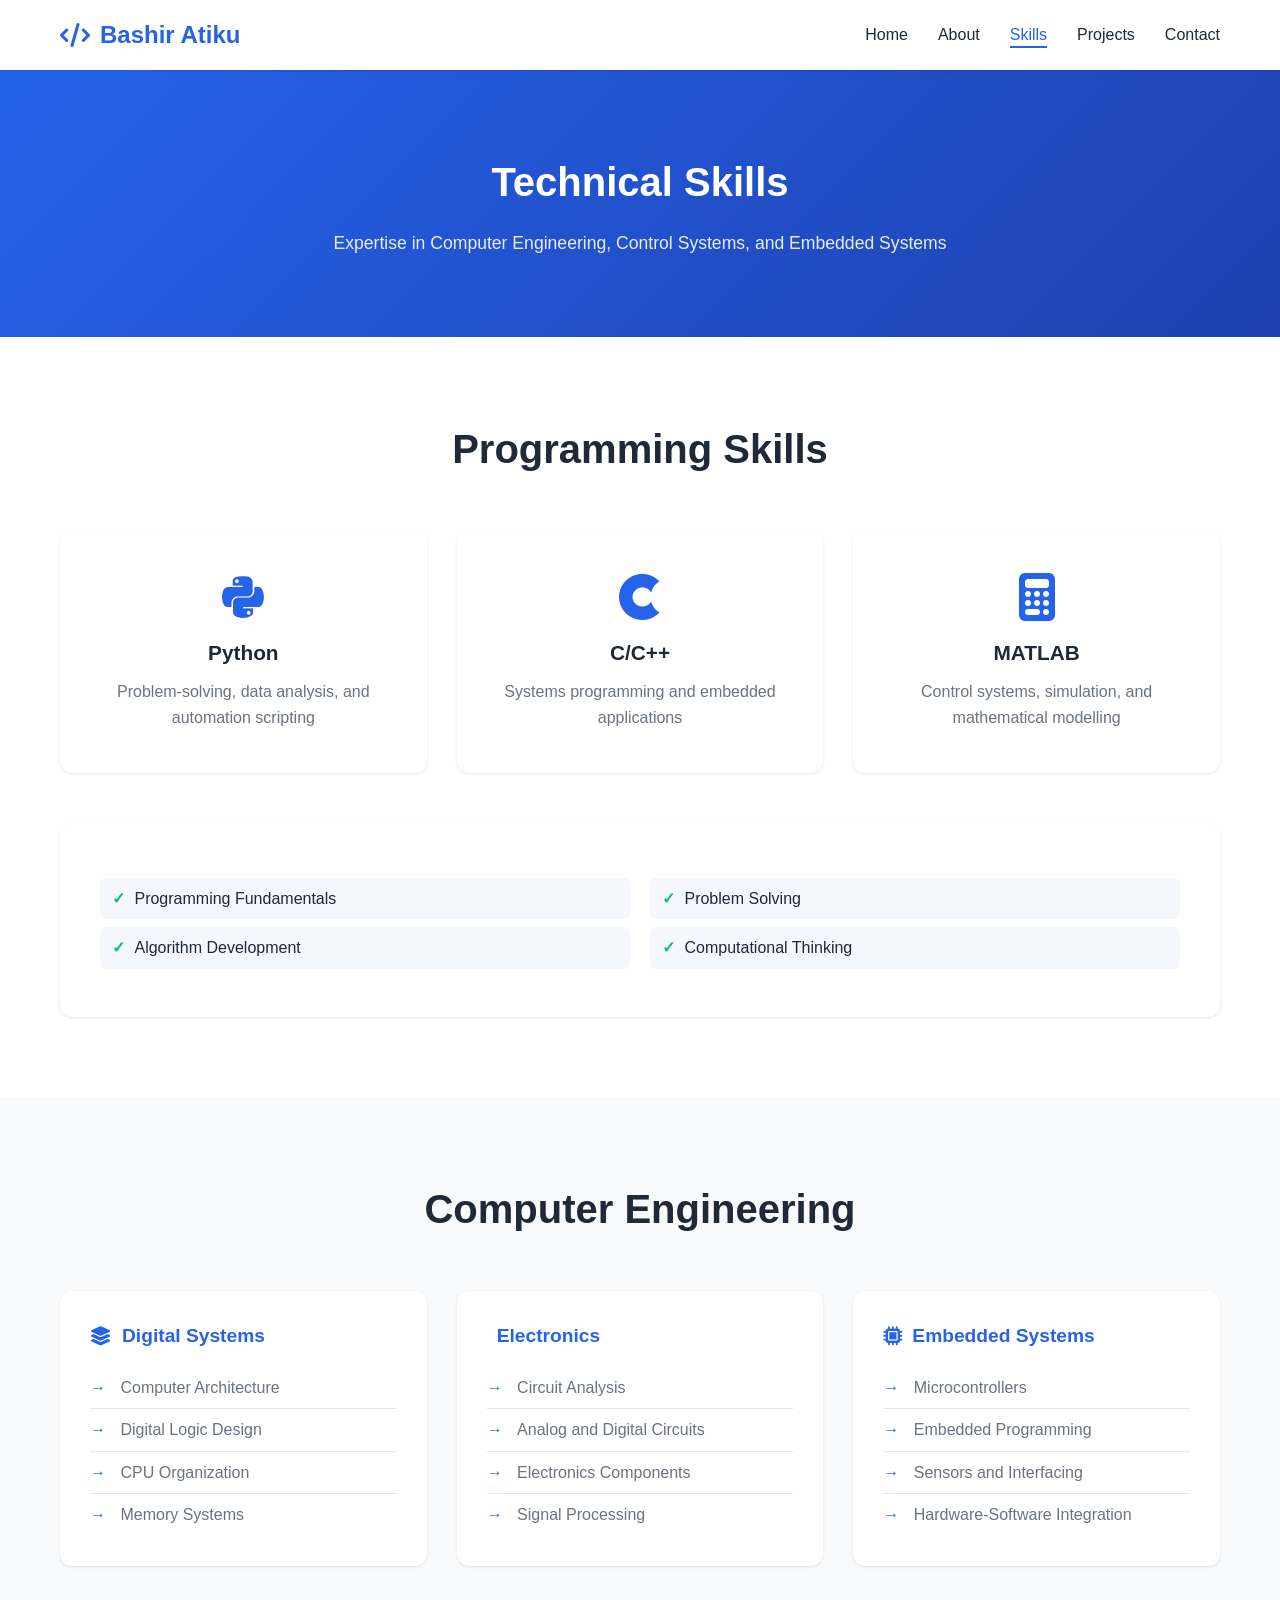
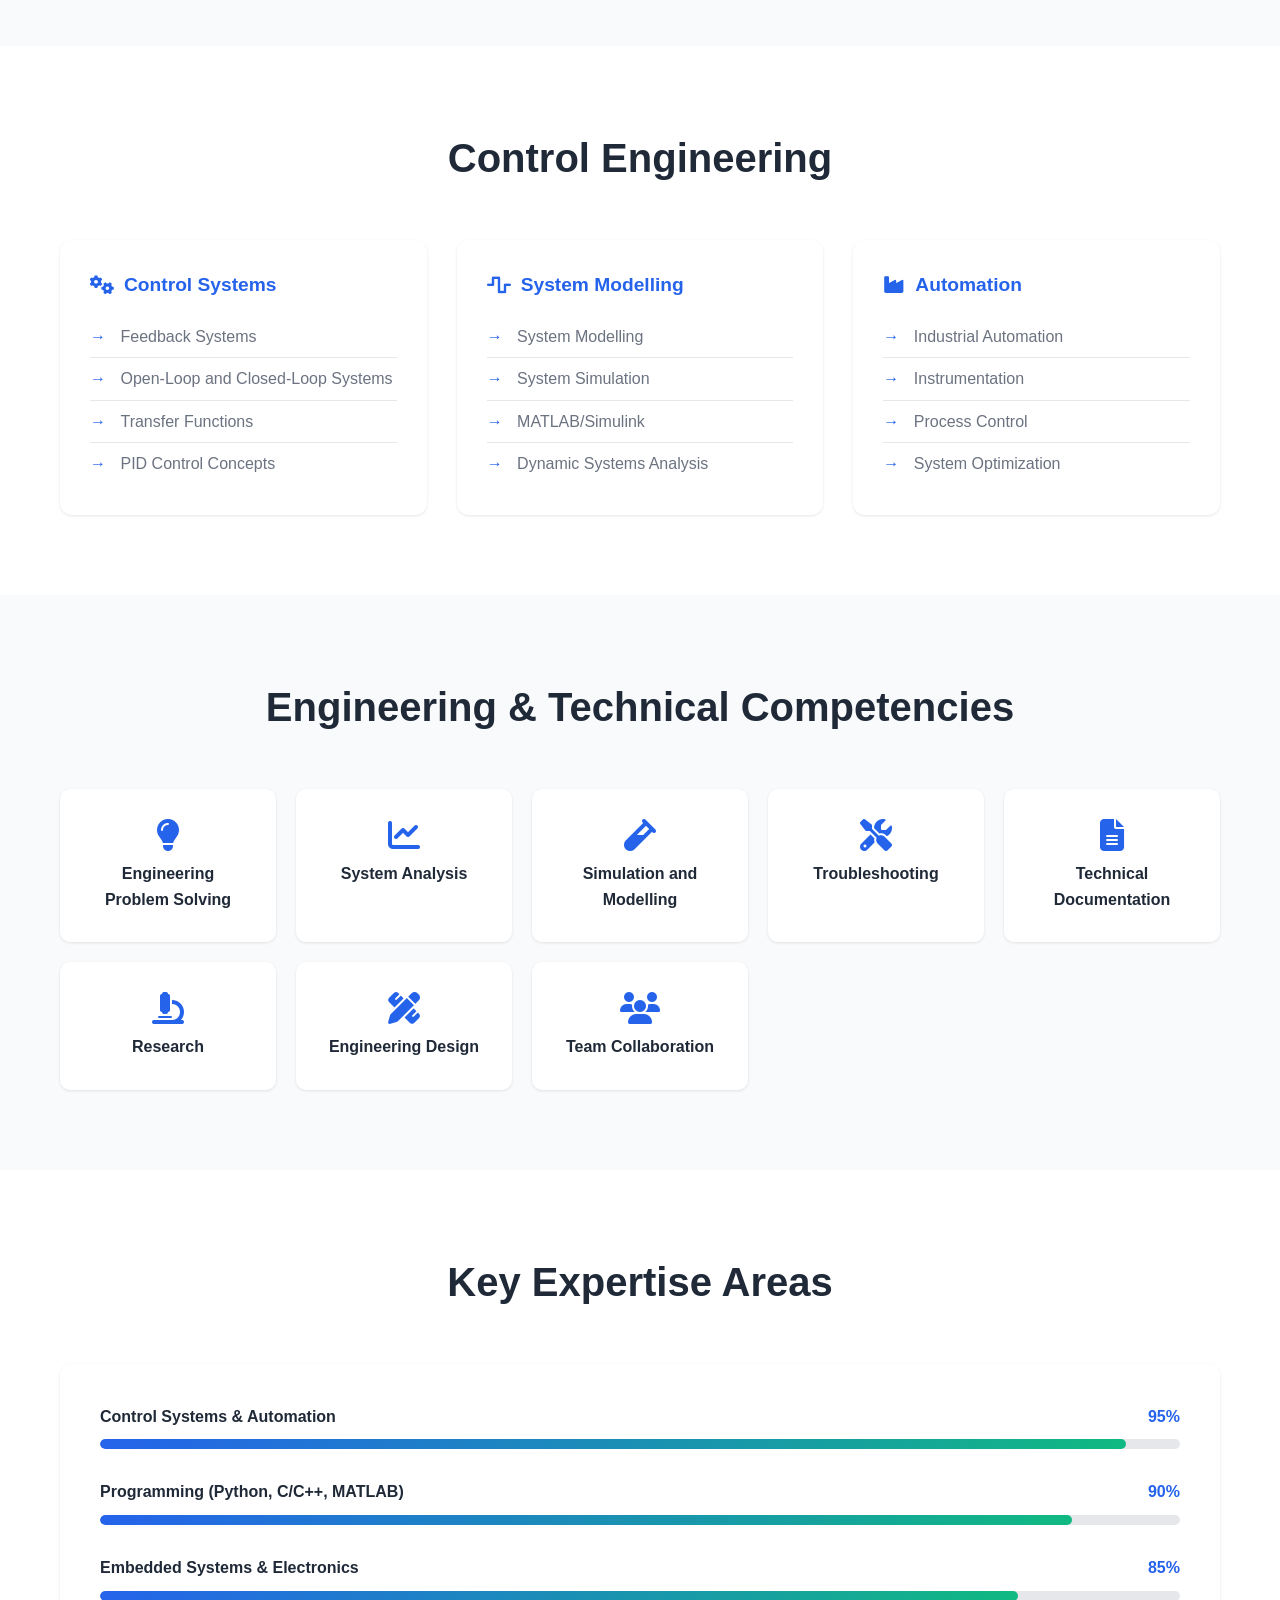
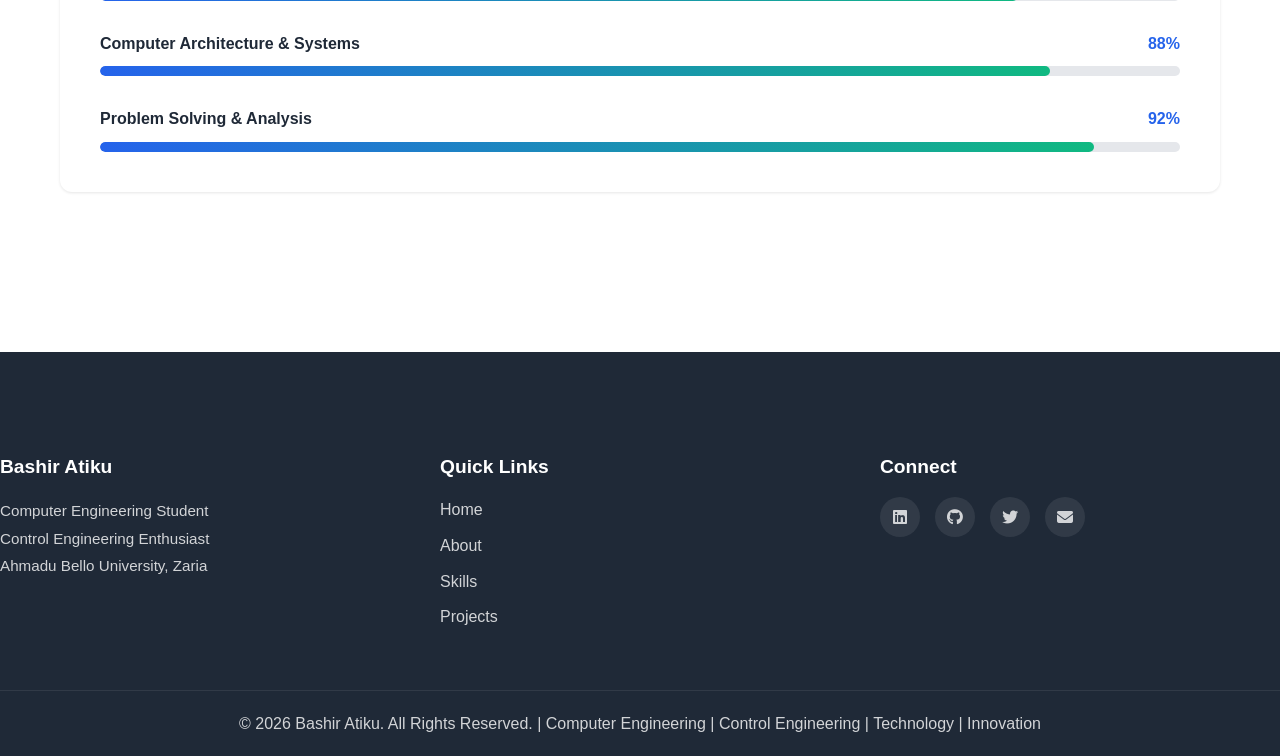
<file: skills.html>
<!DOCTYPE html>
<html lang="en">
<head>
    <meta charset="UTF-8">
    <meta name="viewport" content="width=device-width, initial-scale=1.0">
    <title>Skills - Bashir Atiku Portfolio</title>
    <link rel="stylesheet" href="styles.css">
    <link rel="stylesheet" href="https://cdnjs.cloudflare.com/ajax/libs/font-awesome/6.4.0/css/all.min.css">
</head>
<body>
    <!-- Navigation -->
    <nav class="navbar">
        <div class="nav-container">
            <div class="logo">
                <a href="index.html"><i class="fas fa-code"></i> Bashir Atiku</a>
            </div>
            <ul class="nav-menu">
                <li><a href="index.html" class="nav-link">Home</a></li>
                <li><a href="about.html" class="nav-link">About</a></li>
                <li><a href="skills.html" class="nav-link active">Skills</a></li>
                <li><a href="projects.html" class="nav-link">Projects</a></li>
                <li><a href="contact.html" class="nav-link">Contact</a></li>
            </ul>
            <div class="hamburger">
                <span></span>
                <span></span>
                <span></span>
            </div>
        </div>
    </nav>

    <!-- Page Header -->
    <section class="page-header">
        <div class="container">
            <h1>Technical Skills</h1>
            <p>Expertise in Computer Engineering, Control Systems, and Embedded Systems</p>
        </div>
    </section>

    <!-- Programming Skills -->
    <section class="skills-section">
        <div class="container">
            <h2>Programming Skills</h2>
            <div class="skills-grid">
                <div class="skill-card">
                    <i class="fab fa-python"></i>
                    <h3>Python</h3>
                    <p>Problem-solving, data analysis, and automation scripting</p>
                </div>
                <div class="skill-card">
                    <i class="fab fa-cuttlefish"></i>
                    <h3>C/C++</h3>
                    <p>Systems programming and embedded applications</p>
                </div>
                <div class="skill-card">
                    <i class="fas fa-calculator"></i>
                    <h3>MATLAB</h3>
                    <p>Control systems, simulation, and mathematical modelling</p>
                </div>
            </div>
            <div class="skill-details">
                <ul class="skills-list">
                    <li>Programming Fundamentals</li>
                    <li>Algorithm Development</li>
                    <li>Problem Solving</li>
                    <li>Computational Thinking</li>
                </ul>
            </div>
        </div>
    </section>

    <!-- Computer Engineering Skills -->
    <section class="skills-section alt-bg">
        <div class="container">
            <h2>Computer Engineering</h2>
            <div class="skills-list-grid">
                <div class="skill-list-item">
                    <h3><i class="fas fa-layer-group"></i> Digital Systems</h3>
                    <ul>
                        <li>Computer Architecture</li>
                        <li>Digital Logic Design</li>
                        <li>CPU Organization</li>
                        <li>Memory Systems</li>
                    </ul>
                </div>
                <div class="skill-list-item">
                    <h3><i class="fas fa-circuit"></i> Electronics</h3>
                    <ul>
                        <li>Circuit Analysis</li>
                        <li>Analog and Digital Circuits</li>
                        <li>Electronics Components</li>
                        <li>Signal Processing</li>
                    </ul>
                </div>
                <div class="skill-list-item">
                    <h3><i class="fas fa-microchip"></i> Embedded Systems</h3>
                    <ul>
                        <li>Microcontrollers</li>
                        <li>Embedded Programming</li>
                        <li>Sensors and Interfacing</li>
                        <li>Hardware-Software Integration</li>
                    </ul>
                </div>
            </div>
        </div>
    </section>

    <!-- Control Engineering Skills -->
    <section class="skills-section">
        <div class="container">
            <h2>Control Engineering</h2>
            <div class="skills-list-grid">
                <div class="skill-list-item">
                    <h3><i class="fas fa-gears"></i> Control Systems</h3>
                    <ul>
                        <li>Feedback Systems</li>
                        <li>Open-Loop and Closed-Loop Systems</li>
                        <li>Transfer Functions</li>
                        <li>PID Control Concepts</li>
                    </ul>
                </div>
                <div class="skill-list-item">
                    <h3><i class="fas fa-wave-square"></i> System Modelling</h3>
                    <ul>
                        <li>System Modelling</li>
                        <li>System Simulation</li>
                        <li>MATLAB/Simulink</li>
                        <li>Dynamic Systems Analysis</li>
                    </ul>
                </div>
                <div class="skill-list-item">
                    <h3><i class="fas fa-industry"></i> Automation</h3>
                    <ul>
                        <li>Industrial Automation</li>
                        <li>Instrumentation</li>
                        <li>Process Control</li>
                        <li>System Optimization</li>
                    </ul>
                </div>
            </div>
        </div>
    </section>

    <!-- Engineering & Technical Skills -->
    <section class="skills-section alt-bg">
        <div class="container">
            <h2>Engineering & Technical Competencies</h2>
            <div class="competencies-grid">
                <div class="competency-item">
                    <i class="fas fa-lightbulb"></i>
                    <h4>Engineering Problem Solving</h4>
                </div>
                <div class="competency-item">
                    <i class="fas fa-chart-line"></i>
                    <h4>System Analysis</h4>
                </div>
                <div class="competency-item">
                    <i class="fas fa-vial"></i>
                    <h4>Simulation and Modelling</h4>
                </div>
                <div class="competency-item">
                    <i class="fas fa-tools"></i>
                    <h4>Troubleshooting</h4>
                </div>
                <div class="competency-item">
                    <i class="fas fa-file-alt"></i>
                    <h4>Technical Documentation</h4>
                </div>
                <div class="competency-item">
                    <i class="fas fa-microscope"></i>
                    <h4>Research</h4>
                </div>
                <div class="competency-item">
                    <i class="fas fa-pencil-ruler"></i>
                    <h4>Engineering Design</h4>
                </div>
                <div class="competency-item">
                    <i class="fas fa-users"></i>
                    <h4>Team Collaboration</h4>
                </div>
            </div>
        </div>
    </section>

    <!-- Skills Summary -->
    <section class="skills-section">
        <div class="container">
            <h2>Key Expertise Areas</h2>
            <div class="expertise-bars">
                <div class="expertise-item">
                    <div class="expertise-header">
                        <span>Control Systems & Automation</span>
                        <span class="percentage">95%</span>
                    </div>
                    <div class="progress-bar">
                        <div class="progress-fill" style="width: 95%"></div>
                    </div>
                </div>
                <div class="expertise-item">
                    <div class="expertise-header">
                        <span>Programming (Python, C/C++, MATLAB)</span>
                        <span class="percentage">90%</span>
                    </div>
                    <div class="progress-bar">
                        <div class="progress-fill" style="width: 90%"></div>
                    </div>
                </div>
                <div class="expertise-item">
                    <div class="expertise-header">
                        <span>Embedded Systems & Electronics</span>
                        <span class="percentage">85%</span>
                    </div>
                    <div class="progress-bar">
                        <div class="progress-fill" style="width: 85%"></div>
                    </div>
                </div>
                <div class="expertise-item">
                    <div class="expertise-header">
                        <span>Computer Architecture & Systems</span>
                        <span class="percentage">88%</span>
                    </div>
                    <div class="progress-bar">
                        <div class="progress-fill" style="width: 88%"></div>
                    </div>
                </div>
                <div class="expertise-item">
                    <div class="expertise-header">
                        <span>Problem Solving & Analysis</span>
                        <span class="percentage">92%</span>
                    </div>
                    <div class="progress-bar">
                        <div class="progress-fill" style="width: 92%"></div>
                    </div>
                </div>
            </div>
        </div>
    </section>

    <!-- Footer -->
    <footer class="footer">
        <div class="footer-content">
            <div class="footer-section">
                <h4>Bashir Atiku</h4>
                <p>Computer Engineering Student<br>Control Engineering Enthusiast<br>Ahmadu Bello University, Zaria</p>
            </div>
            <div class="footer-section">
                <h4>Quick Links</h4>
                <ul>
                    <li><a href="index.html">Home</a></li>
                    <li><a href="about.html">About</a></li>
                    <li><a href="skills.html">Skills</a></li>
                    <li><a href="projects.html">Projects</a></li>
                </ul>
            </div>
            <div class="footer-section">
                <h4>Connect</h4>
                <div class="social-links">
                    <a href="#"><i class="fab fa-linkedin"></i></a>
                    <a href="#"><i class="fab fa-github"></i></a>
                    <a href="#"><i class="fab fa-twitter"></i></a>
                    <a href="contact.html"><i class="fas fa-envelope"></i></a>
                </div>
            </div>
        </div>
        <div class="footer-bottom">
            <p>&copy; 2026 Bashir Atiku. All Rights Reserved. | Computer Engineering | Control Engineering | Technology | Innovation</p>
        </div>
    </footer>
</body>
</html>
</file>
<file: styles.css>
/* ============================================
   GLOBAL STYLES & VARIABLES
   ============================================ */
:root {
    --primary-color: #2563eb;
    --primary-dark: #1e40af;
    --primary-light: #3b82f6;
    --secondary-color: #10b981;
    --accent-color: #f59e0b;
    --text-dark: #1f2937;
    --text-light: #6b7280;
    --bg-light: #f9fafb;
    --bg-white: #ffffff;
    --border-color: #e5e7eb;
    --shadow: 0 1px 3px rgba(0, 0, 0, 0.1);
    --shadow-lg: 0 10px 30px rgba(0, 0, 0, 0.1);
    --transition: all 0.3s ease;
}

* {
    margin: 0;
    padding: 0;
    box-sizing: border-box;
}

html {
    scroll-behavior: smooth;
}

body {
    font-family: 'Segoe UI', Tahoma, Geneva, Verdana, sans-serif;
    line-height: 1.6;
    color: var(--text-dark);
    background-color: var(--bg-white);
}

.container {
    max-width: 1200px;
    margin: 0 auto;
    padding: 0 20px;
}

/* ============================================
   NAVIGATION
   ============================================ */
.navbar {
    background-color: var(--bg-white);
    box-shadow: var(--shadow);
    position: sticky;
    top: 0;
    z-index: 1000;
}

.nav-container {
    max-width: 1200px;
    margin: 0 auto;
    padding: 0 20px;
    display: flex;
    justify-content: space-between;
    align-items: center;
    height: 70px;
}

.logo a {
    font-size: 1.5rem;
    font-weight: bold;
    color: var(--primary-color);
    text-decoration: none;
    display: flex;
    align-items: center;
    gap: 10px;
    transition: var(--transition);
}

.logo a:hover {
    color: var(--primary-dark);
}

.nav-menu {
    display: flex;
    list-style: none;
    gap: 30px;
}

.nav-link {
    color: var(--text-dark);
    text-decoration: none;
    font-weight: 500;
    transition: var(--transition);
    position: relative;
}

.nav-link:hover,
.nav-link.active {
    color: var(--primary-color);
}

.nav-link.active::after {
    content: '';
    position: absolute;
    bottom: -5px;
    left: 0;
    width: 100%;
    height: 2px;
    background-color: var(--primary-color);
}

.hamburger {
    display: none;
    flex-direction: column;
    cursor: pointer;
}

.hamburger span {
    width: 25px;
    height: 3px;
    background-color: var(--primary-color);
    margin: 5px 0;
    transition: var(--transition);
}

/* ============================================
   HERO SECTION
   ============================================ */
.hero {
    display: grid;
    grid-template-columns: 1fr 1fr;
    align-items: center;
    gap: 50px;
    padding: 100px 0;
    background: linear-gradient(135deg, rgba(37, 99, 235, 0.05) 0%, rgba(16, 185, 129, 0.05) 100%);
}

.hero-content h1 {
    font-size: 3.5rem;
    font-weight: 700;
    line-height: 1.2;
    margin-bottom: 20px;
    color: var(--text-dark);
}

.hero-content p {
    font-size: 1.1rem;
    color: var(--text-light);
    margin-bottom: 10px;
}

.hero-content .subtitle {
    font-size: 1.2rem;
    color: var(--primary-color);
    font-weight: 600;
    margin-bottom: 30px;
}

.highlight {
    color: var(--primary-color);
    font-weight: 700;
}

.hero-buttons {
    display: flex;
    gap: 20px;
}

.btn {
    padding: 12px 30px;
    border-radius: 8px;
    text-decoration: none;
    font-weight: 600;
    transition: var(--transition);
    display: inline-block;
    border: none;
    cursor: pointer;
    text-align: center;
}

.btn-primary {
    background-color: var(--primary-color);
    color: white;
}

.btn-primary:hover {
    background-color: var(--primary-dark);
    transform: translateY(-2px);
    box-shadow: var(--shadow-lg);
}

.btn-secondary {
    background-color: transparent;
    color: var(--primary-color);
    border: 2px solid var(--primary-color);
}

.btn-secondary:hover {
    background-color: var(--primary-color);
    color: white;
}

.hero-image {
    display: flex;
    justify-content: center;
    align-items: center;
}

.hero-circle {
    width: 300px;
    height: 300px;
    border-radius: 50%;
    background: linear-gradient(135deg, var(--primary-color), var(--secondary-color));
    opacity: 0.1;
}

/* ============================================
   PAGE HEADER
   ============================================ */
.page-header {
    background: linear-gradient(135deg, var(--primary-color), var(--primary-dark));
    color: white;
    padding: 80px 0;
    text-align: center;
}

.page-header h1 {
    font-size: 2.5rem;
    margin-bottom: 15px;
}

.page-header p {
    font-size: 1.1rem;
    opacity: 0.9;
}

/* ============================================
   INTRO SECTION
   ============================================ */
.intro-section {
    padding: 80px 0;
    background-color: var(--bg-light);
}

.intro-section h2 {
    font-size: 2.5rem;
    text-align: center;
    margin-bottom: 30px;
}

.intro-section > .container > p {
    text-align: center;
    font-size: 1.1rem;
    color: var(--text-light);
    margin-bottom: 50px;
    max-width: 800px;
    margin-left: auto;
    margin-right: auto;
}

.intro-grid {
    display: grid;
    grid-template-columns: repeat(auto-fit, minmax(250px, 1fr));
    gap: 30px;
}

.intro-card {
    background: white;
    padding: 40px;
    border-radius: 12px;
    text-align: center;
    box-shadow: var(--shadow);
    transition: var(--transition);
}

.intro-card:hover {
    transform: translateY(-10px);
    box-shadow: var(--shadow-lg);
}

.intro-card i {
    font-size: 2.5rem;
    color: var(--primary-color);
    margin-bottom: 15px;
}

.intro-card h3 {
    font-size: 1.3rem;
    margin-bottom: 10px;
}

.intro-card p {
    color: var(--text-light);
    font-size: 0.95rem;
}

/* ============================================
   HIGHLIGHTS SECTION
   ============================================ */
.highlights-section {
    padding: 80px 0;
}

.highlights-section h2 {
    font-size: 2.5rem;
    text-align: center;
    margin-bottom: 50px;
}

.highlights-grid {
    display: grid;
    grid-template-columns: repeat(auto-fit, minmax(200px, 1fr));
    gap: 20px;
}

.highlight-item {
    background: linear-gradient(135deg, var(--primary-color), var(--primary-light));
    color: white;
    padding: 30px;
    border-radius: 10px;
    text-align: center;
}

.highlight-item h4 {
    font-size: 1.2rem;
    margin-bottom: 10px;
}

.highlight-item p {
    font-size: 0.9rem;
    opacity: 0.9;
}

/* ============================================
   ABOUT SECTION
   ============================================ */
.about-section {
    padding: 80px 0;
    background-color: var(--bg-light);
}

.about-grid {
    display: grid;
    grid-template-columns: 1fr 1fr;
    gap: 50px;
    align-items: center;
}

.about-content h2 {
    font-size: 2.2rem;
    margin-bottom: 20px;
}

.about-content p {
    font-size: 1rem;
    color: var(--text-light);
    margin-bottom: 20px;
    line-height: 1.8;
}

.about-content h3 {
    font-size: 1.3rem;
    margin-top: 30px;
    margin-bottom: 15px;
}

.about-image {
    display: flex;
    justify-content: center;
}

.image-placeholder {
    width: 250px;
    height: 250px;
    border-radius: 12px;
    background: linear-gradient(135deg, var(--primary-color), var(--secondary-color));
    display: flex;
    align-items: center;
    justify-content: center;
    font-size: 4rem;
    color: white;
    opacity: 0.8;
}

/* ============================================
   EDUCATION TIMELINE
   ============================================ */
.education-section {
    padding: 80px 0;
}

.education-section h2 {
    font-size: 2.5rem;
    text-align: center;
    margin-bottom: 60px;
}

.timeline {
    position: relative;
    max-width: 900px;
    margin: 0 auto;
}

.timeline::before {
    content: '';
    position: absolute;
    left: 50%;
    transform: translateX(-50%);
    width: 4px;
    height: 100%;
    background-color: var(--primary-color);
}

.timeline-item {
    display: grid;
    grid-template-columns: 1fr auto 1fr;
    gap: 30px;
    align-items: center;
    margin-bottom: 50px;
}

.timeline-item:nth-child(odd) .timeline-content {
    text-align: right;
    grid-column: 1;
}

.timeline-item:nth-child(even) .timeline-content {
    grid-column: 3;
}

.timeline-marker {
    width: 20px;
    height: 20px;
    background-color: var(--primary-color);
    border: 4px solid white;
    border-radius: 50%;
    grid-column: 2;
    box-shadow: var(--shadow);
}

.timeline-content {
    background: white;
    padding: 30px;
    border-radius: 10px;
    box-shadow: var(--shadow);
}

.timeline-content h3 {
    font-size: 1.3rem;
    margin-bottom: 5px;
    color: var(--primary-color);
}

.timeline-content .period {
    font-weight: 600;
    color: var(--text-light);
    margin-bottom: 10px;
}

.timeline-content .degree {
    color: var(--text-dark);
    margin-bottom: 10px;
}

.skills-list {
    list-style: none;
    column-count: 2;
    gap: 20px;
    margin-top: 15px;
}

.skills-list li {
    background-color: rgba(37, 99, 235, 0.05);
    padding: 8px 12px;
    border-radius: 6px;
    margin-bottom: 8px;
    color: var(--text-dark);
    break-inside: avoid;
}

.skills-list li::before {
    content: '✓ ';
    color: var(--secondary-color);
    font-weight: bold;
    margin-right: 5px;
}

/* ============================================
   SKILLS SECTION
   ============================================ */
.skills-section {
    padding: 80px 0;
}

.skills-section h2 {
    font-size: 2.5rem;
    text-align: center;
    margin-bottom: 50px;
}

.skills-section.alt-bg {
    background-color: var(--bg-light);
}

.skills-grid {
    display: grid;
    grid-template-columns: repeat(auto-fit, minmax(250px, 1fr));
    gap: 30px;
    margin-bottom: 50px;
}

.skill-card {
    background: white;
    padding: 40px;
    border-radius: 12px;
    text-align: center;
    box-shadow: var(--shadow);
    transition: var(--transition);
    border: 2px solid transparent;
}

.skill-card:hover {
    transform: translateY(-10px);
    box-shadow: var(--shadow-lg);
    border-color: var(--primary-color);
}

.skill-card i {
    font-size: 3rem;
    color: var(--primary-color);
    margin-bottom: 15px;
}

.skill-card h3 {
    font-size: 1.3rem;
    margin-bottom: 10px;
}

.skill-card p {
    color: var(--text-light);
}

.skill-details {
    background: white;
    padding: 40px;
    border-radius: 12px;
    box-shadow: var(--shadow);
}

.skills-list-grid {
    display: grid;
    grid-template-columns: repeat(auto-fit, minmax(300px, 1fr));
    gap: 30px;
}

.skill-list-item {
    background: white;
    padding: 30px;
    border-radius: 12px;
    box-shadow: var(--shadow);
}

.skill-list-item h3 {
    font-size: 1.2rem;
    margin-bottom: 15px;
    color: var(--primary-color);
    display: flex;
    align-items: center;
    gap: 10px;
}

.skill-list-item ul {
    list-style: none;
}

.skill-list-item li {
    padding: 8px 0;
    color: var(--text-light);
    border-bottom: 1px solid var(--border-color);
}

.skill-list-item li:last-child {
    border-bottom: none;
}

.skill-list-item li::before {
    content: '→ ';
    color: var(--primary-color);
    margin-right: 10px;
    font-weight: bold;
}

/* ============================================
   COMPETENCIES GRID
   ============================================ */
.competencies-grid {
    display: grid;
    grid-template-columns: repeat(auto-fit, minmax(200px, 1fr));
    gap: 20px;
}

.competency-item {
    background: white;
    padding: 30px;
    border-radius: 10px;
    text-align: center;
    box-shadow: var(--shadow);
    transition: var(--transition);
}

.competency-item:hover {
    transform: translateY(-5px);
    box-shadow: var(--shadow-lg);
}

.competency-item i {
    font-size: 2rem;
    color: var(--primary-color);
    margin-bottom: 10px;
}

.competency-item h4 {
    color: var(--text-dark);
}

/* ============================================
   EXPERTISE BARS
   ============================================ */
.expertise-bars {
    background: white;
    padding: 40px;
    border-radius: 12px;
    box-shadow: var(--shadow);
}

.expertise-item {
    margin-bottom: 30px;
}

.expertise-item:last-child {
    margin-bottom: 0;
}

.expertise-header {
    display: flex;
    justify-content: space-between;
    margin-bottom: 10px;
    font-weight: 600;
}

.expertise-header span:first-child {
    color: var(--text-dark);
}

.percentage {
    color: var(--primary-color);
}

.progress-bar {
    height: 10px;
    background-color: var(--border-color);
    border-radius: 10px;
    overflow: hidden;
}

.progress-fill {
    height: 100%;
    background: linear-gradient(90deg, var(--primary-color), var(--secondary-color));
    border-radius: 10px;
    transition: width 0.5s ease;
}

/* ============================================
   FOCUS SECTION
   ============================================ */
.focus-section {
    padding: 80px 0;
}

.focus-section h2 {
    font-size: 2.5rem;
    text-align: center;
    margin-bottom: 50px;
}

.focus-grid {
    display: grid;
    grid-template-columns: repeat(auto-fit, minmax(250px, 1fr));
    gap: 30px;
}

.focus-card {
    background: white;
    padding: 40px;
    border-radius: 12px;
    text-align: center;
    box-shadow: var(--shadow);
    transition: var(--transition);
}

.focus-card:hover {
    transform: translateY(-10px);
    box-shadow: var(--shadow-lg);
}

.focus-card i {
    font-size: 2.5rem;
    color: var(--secondary-color);
    margin-bottom: 15px;
}

.focus-card h3 {
    font-size: 1.2rem;
    margin-bottom: 10px;
}

.focus-card p {
    color: var(--text-light);
}

/* ============================================
   PROJECTS SECTION
   ============================================ */
.projects-section {
    padding: 80px 0;
    background-color: var(--bg-light);
}

.projects-grid {
    display: grid;
    grid-template-columns: repeat(auto-fit, minmax(300px, 1fr));
    gap: 30px;
}

.project-card {
    background: white;
    border-radius: 12px;
    overflow: hidden;
    box-shadow: var(--shadow);
    transition: var(--transition);
}

.project-card:hover {
    transform: translateY(-10px);
    box-shadow: var(--shadow-lg);
}

.project-image {
    background: linear-gradient(135deg, var(--primary-color), var(--primary-light));
    height: 200px;
    display: flex;
    align-items: center;
    justify-content: center;
    font-size: 3rem;
    color: white;
}

.project-content {
    padding: 30px;
}

.project-content h3 {
    font-size: 1.3rem;
    margin-bottom: 10px;
    color: var(--primary-color);
}

.project-content > p {
    color: var(--text-light);
    margin-bottom: 15px;
}

.project-description {
    margin: 15px 0;
}

.project-description p {
    color: var(--text-dark);
    margin-bottom: 10px;
}

.project-tags {
    display: flex;
    flex-wrap: wrap;
    gap: 8px;
    margin-top: 15px;
}

.tag {
    background-color: rgba(37, 99, 235, 0.1);
    color: var(--primary-color);
    padding: 5px 12px;
    border-radius: 20px;
    font-size: 0.85rem;
    font-weight: 500;
}

/* ============================================
   PROJECT CATEGORIES
   ============================================ */
.project-categories-section {
    padding: 80px 0;
}

.project-categories-section h2 {
    font-size: 2.5rem;
    text-align: center;
    margin-bottom: 50px;
}

.categories-grid {
    display: grid;
    grid-template-columns: repeat(auto-fit, minmax(250px, 1fr));
    gap: 30px;
}

.category-card {
    background: linear-gradient(135deg, rgba(37, 99, 235, 0.05), rgba(16, 185, 129, 0.05));
    border: 2px solid var(--border-color);
    padding: 40px;
    border-radius: 12px;
    text-align: center;
    transition: var(--transition);
}

.category-card:hover {
    border-color: var(--primary-color);
    box-shadow: var(--shadow-lg);
}

.category-card i {
    font-size: 2.5rem;
    color: var(--primary-color);
    margin-bottom: 15px;
}

.category-card h3 {
    font-size: 1.2rem;
    margin-bottom: 10px;
}

.category-card p {
    color: var(--text-light);
}

/* ============================================
   PROJECTS INFO SECTION
   ============================================ */
.projects-info-section {
    padding: 80px 0;
    background-color: var(--bg-light);
}

.projects-info-section h2 {
    font-size: 2.5rem;
    text-align: center;
    margin-bottom: 30px;
}

.projects-info-section > .container > p {
    text-align: center;
    font-size: 1.1rem;
    color: var(--text-light);
    margin-bottom: 30px;
}

.info-list {
    max-width: 800px;
    margin: 0 auto;
    list-style: none;
}

.info-list li {
    padding: 15px 0;
    color: var(--text-dark);
    border-bottom: 1px solid var(--border-color);
    display: flex;
    align-items: flex-start;
}

.info-list li:last-child {
    border-bottom: none;
}

.info-list li::before {
    content: '★';
    color: var(--primary-color);
    margin-right: 15px;
    font-size: 1.2rem;
}

/* ============================================
   CONTACT SECTION
   ============================================ */
.contact-section {
    padding: 80px 0;
    background-color: var(--bg-light);
}

.contact-grid {
    display: grid;
    grid-template-columns: 1fr 1fr;
    gap: 50px;
}

.contact-form-wrapper h2,
.contact-info-wrapper h2 {
    font-size: 1.8rem;
    margin-bottom: 30px;
    color: var(--text-dark);
}

.contact-info-wrapper > p {
    color: var(--text-light);
    margin-bottom: 30px;
    line-height: 1.8;
}

.contact-form {
    background: white;
    padding: 30px;
    border-radius: 12px;
    box-shadow: var(--shadow);
}

.form-group {
    margin-bottom: 20px;
}

.form-group label {
    display: block;
    margin-bottom: 8px;
    font-weight: 600;
    color: var(--text-dark);
}

.form-group input,
.form-group textarea {
    width: 100%;
    padding: 12px;
    border: 1px solid var(--border-color);
    border-radius: 6px;
    font-family: inherit;
    font-size: 1rem;
    transition: var(--transition);
}

.form-group input:focus,
.form-group textarea:focus {
    outline: none;
    border-color: var(--primary-color);
    box-shadow: 0 0 0 3px rgba(37, 99, 235, 0.1);
}

.contact-info-list {
    display: flex;
    flex-direction: column;
    gap: 20px;
}

.contact-info-item {
    display: flex;
    gap: 20px;
    padding: 20px;
    background: white;
    border-radius: 10px;
    box-shadow: var(--shadow);
    transition: var(--transition);
}

.contact-info-item:hover {
    transform: translateX(5px);
    box-shadow: var(--shadow-lg);
}

.contact-info-item i {
    font-size: 1.5rem;
    color: var(--primary-color);
    min-width: 30px;
}

.contact-info-item h4 {
    color: var(--text-dark);
    margin-bottom: 5px;
}

.contact-info-item p {
    color: var(--text-light);
}

.contact-info-item a {
    color: var(--primary-color);
    text-decoration: none;
}

.contact-info-item a:hover {
    text-decoration: underline;
}

.social-section {
    margin-top: 40px;
    padding-top: 30px;
    border-top: 2px solid var(--border-color);
}

.social-section h4 {
    margin-bottom: 20px;
    color: var(--text-dark);
}

.social-links-large {
    display: flex;
    gap: 15px;
}

.social-link {
    display: flex;
    align-items: center;
    gap: 10px;
    padding: 12px 20px;
    background: linear-gradient(135deg, var(--primary-color), var(--primary-light));
    color: white;
    border-radius: 8px;
    text-decoration: none;
    transition: var(--transition);
    font-weight: 500;
}

.social-link:hover {
    transform: translateY(-3px);
    box-shadow: var(--shadow-lg);
}

/* ============================================
   WHY CONTACT SECTION
   ============================================ */
.why-contact-section {
    padding: 80px 0;
}

.why-contact-section h2 {
    font-size: 2.5rem;
    text-align: center;
    margin-bottom: 50px;
}

.contact-reasons-grid {
    display: grid;
    grid-template-columns: repeat(auto-fit, minmax(250px, 1fr));
    gap: 30px;
}

.reason-card {
    background: white;
    padding: 40px;
    border-radius: 12px;
    text-align: center;
    box-shadow: var(--shadow);
    transition: var(--transition);
}

.reason-card:hover {
    transform: translateY(-10px);
    box-shadow: var(--shadow-lg);
}

.reason-card i {
    font-size: 2.5rem;
    color: var(--secondary-color);
    margin-bottom: 15px;
}

.reason-card h3 {
    font-size: 1.2rem;
    margin-bottom: 10px;
    color: var(--text-dark);
}

.reason-card p {
    color: var(--text-light);
}

/* ============================================
   QUICK RESPONSE SECTION
   ============================================ */
.quick-response-section {
    padding: 60px 0;
    background: linear-gradient(135deg, var(--primary-color), var(--primary-dark));
    color: white;
    text-align: center;
}

.quick-response-section h2 {
    font-size: 2rem;
    margin-bottom: 15px;
}

.quick-response-section p {
    font-size: 1.1rem;
    opacity: 0.9;
}

/* ============================================
   CTA SECTION
   ============================================ */
.cta-section {
    padding: 80px 0;
    background-color: var(--bg-light);
    text-align: center;
}

.cta-section h2 {
    font-size: 2.5rem;
    margin-bottom: 15px;
}

.cta-section p {
    font-size: 1.1rem;
    color: var(--text-light);
    margin-bottom: 30px;
}

/* ============================================
   FOOTER
   ============================================ */
.footer {
    background-color: var(--text-dark);
    color: white;
    padding: 50px 0 0;
    margin-top: 80px;
}

.footer-content {
    display: grid;
    grid-template-columns: repeat(auto-fit, minmax(250px, 1fr));
    gap: 40px;
    padding: 50px 0;
}

.footer-section h4 {
    font-size: 1.2rem;
    margin-bottom: 15px;
}

.footer-section p {
    font-size: 0.95rem;
    line-height: 1.8;
    opacity: 0.8;
}

.footer-section ul {
    list-style: none;
}

.footer-section li {
    margin-bottom: 10px;
}

.footer-section a {
    color: white;
    text-decoration: none;
    opacity: 0.8;
    transition: var(--transition);
}

.footer-section a:hover {
    opacity: 1;
}

.social-links {
    display: flex;
    gap: 15px;
}

.social-links a {
    width: 40px;
    height: 40px;
    display: flex;
    align-items: center;
    justify-content: center;
    background-color: rgba(255, 255, 255, 0.1);
    border-radius: 50%;
    transition: var(--transition);
}

.social-links a:hover {
    background-color: var(--primary-color);
}

.footer-bottom {
    border-top: 1px solid rgba(255, 255, 255, 0.1);
    padding: 20px 0;
    text-align: center;
    opacity: 0.8;
}

/* ============================================
   FORM STATUS
   ============================================ */
.form-status {
    margin-top: 15px;
    padding: 15px;
    border-radius: 6px;
    text-align: center;
    display: none;
}

.form-status.success {
    background-color: rgba(16, 185, 129, 0.1);
    color: var(--secondary-color);
    display: block;
}

.form-status.error {
    background-color: rgba(239, 68, 68, 0.1);
    color: #ef4444;
    display: block;
}

/* ============================================
   CV SECTION
   ============================================ */
.cv-section {
    padding: 80px 0;
    background: linear-gradient(135deg, rgba(37, 99, 235, 0.05), rgba(16, 185, 129, 0.05));
}

.cv-section h2 {
    font-size: 2.5rem;
    text-align: center;
    margin-bottom: 50px;
}

.cv-grid {
    display: grid;
    grid-template-columns: 1fr 1fr;
    gap: 50px;
    align-items: center;
}

.cv-content {
    background: white;
    padding: 40px;
    border-radius: 12px;
    box-shadow: var(--shadow);
}

.cv-content p {
    font-size: 1rem;
    color: var(--text-light);
    margin-bottom: 20px;
    line-height: 1.8;
}

.cv-content h3 {
    font-size: 1.3rem;
    margin: 20px 0 15px 0;
    color: var(--primary-color);
}

.cv-highlights {
    list-style: none;
}

.cv-highlights li {
    padding: 12px 0;
    color: var(--text-dark);
    border-bottom: 1px solid var(--border-color);
}

.cv-highlights li:last-child {
    border-bottom: none;
}

.cv-highlights li::before {
    content: '✓ ';
    color: var(--secondary-color);
    font-weight: bold;
    margin-right: 10px;
}

.cv-download {
    display: flex;
    justify-content: center;
    align-items: center;
}

.cv-card {
    background: white;
    padding: 50px 40px;
    border-radius: 12px;
    box-shadow: var(--shadow-lg);
    text-align: center;
    border: 2px solid var(--border-color);
    transition: var(--transition);
}

.cv-card:hover {
    border-color: var(--primary-color);
    box-shadow: 0 15px 40px rgba(37, 99, 235, 0.15);
    transform: translateY(-5px);
}

.cv-icon {
    font-size: 3rem;
    color: var(--primary-color);
    margin-bottom: 20px;
}

.cv-card h3 {
    font-size: 1.5rem;
    margin-bottom: 15px;
    color: var(--text-dark);
}

.cv-card p {
    color: var(--text-light);
    margin-bottom: 25px;
    line-height: 1.6;
}

.cv-note {
    font-size: 0.85rem;
    color: #999;
    margin-top: 20px;
    padding-top: 20px;
    border-top: 1px solid var(--border-color);
}

/* ============================================
   CAREER SECTION
   ============================================ */
.career-section {
    padding: 80px 0;
}

.career-section h2 {
    font-size: 2.5rem;
    text-align: center;
    margin-bottom: 20px;
}

.section-intro {
    text-align: center;
    font-size: 1.1rem;
    color: var(--text-light);
    margin-bottom: 50px;
    max-width: 800px;
    margin-left: auto;
    margin-right: auto;
}

.career-grid {
    display: grid;
    grid-template-columns: repeat(auto-fit, minmax(320px, 1fr));
    gap: 30px;
    margin-bottom: 60px;
}

.career-card {
    background: white;
    padding: 35px;
    border-radius: 12px;
    box-shadow: var(--shadow);
    transition: var(--transition);
    border-left: 4px solid var(--primary-color);
}

.career-card:hover {
    transform: translateY(-10px);
    box-shadow: var(--shadow-lg);
    border-left-color: var(--secondary-color);
}

.career-header {
    display: flex;
    align-items: center;
    gap: 15px;
    margin-bottom: 20px;
}

.career-header i {
    font-size: 2rem;
    color: var(--primary-color);
    min-width: 50px;
}

.career-card h3 {
    font-size: 1.2rem;
    color: var(--text-dark);
    margin: 0;
}

.career-card p {
    color: var(--text-light);
    line-height: 1.7;
    margin-bottom: 15px;
}

.interest-tags {
    display: flex;
    flex-wrap: wrap;
    gap: 8px;
}

.interest-tags span {
    background: rgba(37, 99, 235, 0.1);
    color: var(--primary-color);
    padding: 6px 12px;
    border-radius: 20px;
    font-size: 0.85rem;
    font-weight: 500;
}

/* ============================================
   CAREER GOALS
   ============================================ */
.career-goals {
    background: linear-gradient(135deg, rgba(37, 99, 235, 0.05), rgba(16, 185, 129, 0.05));
    padding: 40px;
    border-radius: 12px;
    margin-bottom: 40px;
}

.career-goals h3 {
    font-size: 1.5rem;
    text-align: center;
    margin-bottom: 30px;
    color: var(--text-dark);
}

.goals-grid {
    display: grid;
    grid-template-columns: 1fr 1fr;
    gap: 30px;
}

.goal-item {
    background: white;
    padding: 30px;
    border-radius: 10px;
    box-shadow: var(--shadow);
}

.goal-item h4 {
    font-size: 1.1rem;
    margin-bottom: 15px;
    color: var(--primary-color);
    display: flex;
    align-items: center;
    gap: 10px;
}

.goal-item ul {
    list-style: none;
}

.goal-item li {
    padding: 8px 0;
    color: var(--text-dark);
    border-bottom: 1px solid var(--border-color);
}

.goal-item li:last-child {
    border-bottom: none;
}

.goal-item li::before {
    content: '→ ';
    color: var(--secondary-color);
    font-weight: bold;
    margin-right: 10px;
}

/* ============================================
   PROFESSIONAL VALUES
   ============================================ */
.professional-values {
    background: white;
    padding: 40px;
    border-radius: 12px;
    box-shadow: var(--shadow);
}

.professional-values h3 {
    font-size: 1.5rem;
    text-align: center;
    margin-bottom: 30px;
    color: var(--text-dark);
}

.values-list {
    display: grid;
    grid-template-columns: repeat(auto-fit, minmax(250px, 1fr));
    gap: 30px;
}

.value-item {
    display: flex;
    gap: 20px;
    align-items: flex-start;
}

.value-item i {
    font-size: 1.5rem;
    color: var(--secondary-color);
    margin-top: 5px;
    min-width: 30px;
}

.value-item h4 {
    font-size: 1.1rem;
    margin-bottom: 8px;
    color: var(--text-dark);
}

.value-item p {
    color: var(--text-light);
    line-height: 1.6;
}

/* ============================================
   RESPONSIVE DESIGN
   ============================================ */
@media (max-width: 768px) {
    .hamburger {
        display: none;
    }

    .nav-menu {
        position: static;
        flex-direction: column;
        background-color: white;
        width: 100%;
        text-align: center;
        transition: 0.3s;
        box-shadow: none;
        gap: 0;
    }

    .nav-menu li {
        padding: 15px 0;
        border-bottom: 1px solid var(--border-color);
    }

    .hero {
        grid-template-columns: 1fr;
        padding: 60px 0;
    }

    .hero-content h1 {
        font-size: 2.5rem;
    }

    .hero-buttons {
        flex-direction: column;
    }

    .about-grid,
    .contact-grid {
        grid-template-columns: 1fr;
    }

    .timeline::before {
        left: 0;
    }

    .timeline-item {
        grid-template-columns: 1fr;
        gap: 20px;
    }

    .timeline-item .timeline-marker {
        grid-column: 1;
        margin-left: 0;
    }

    .timeline-item .timeline-content {
        grid-column: 1;
        text-align: left;
    }

    .page-header h1 {
        font-size: 2rem;
    }

    .skills-section h2,
    .intro-section h2,
    .projects-section h2,
    .focus-section h2 {
        font-size: 2rem;
    }

    .hero-circle {
        width: 200px;
        height: 200px;
    }
}

@media (max-width: 480px) {
    .hero-content h1 {
        font-size: 1.8rem;
    }

    .hero-content p {
        font-size: 1rem;
    }

    .intro-card,
    .skill-card,
    .focus-card,
    .project-card {
        padding: 20px;
    }

    .page-header h1 {
        font-size: 1.5rem;
    }

    .skills-list {
        column-count: 1;
    }

    .social-links-large {
        flex-direction: column;
    }

    .social-link {
        justify-content: center;
    }

    .cv-grid,
    .goals-grid {
        grid-template-columns: 1fr;
    }

    .cv-section h2,
    .career-section h2 {
        font-size: 2rem;
    }

    .career-grid {
        grid-template-columns: 1fr;
    }

    .values-list {
        grid-template-columns: 1fr;
    }
}
</file>
